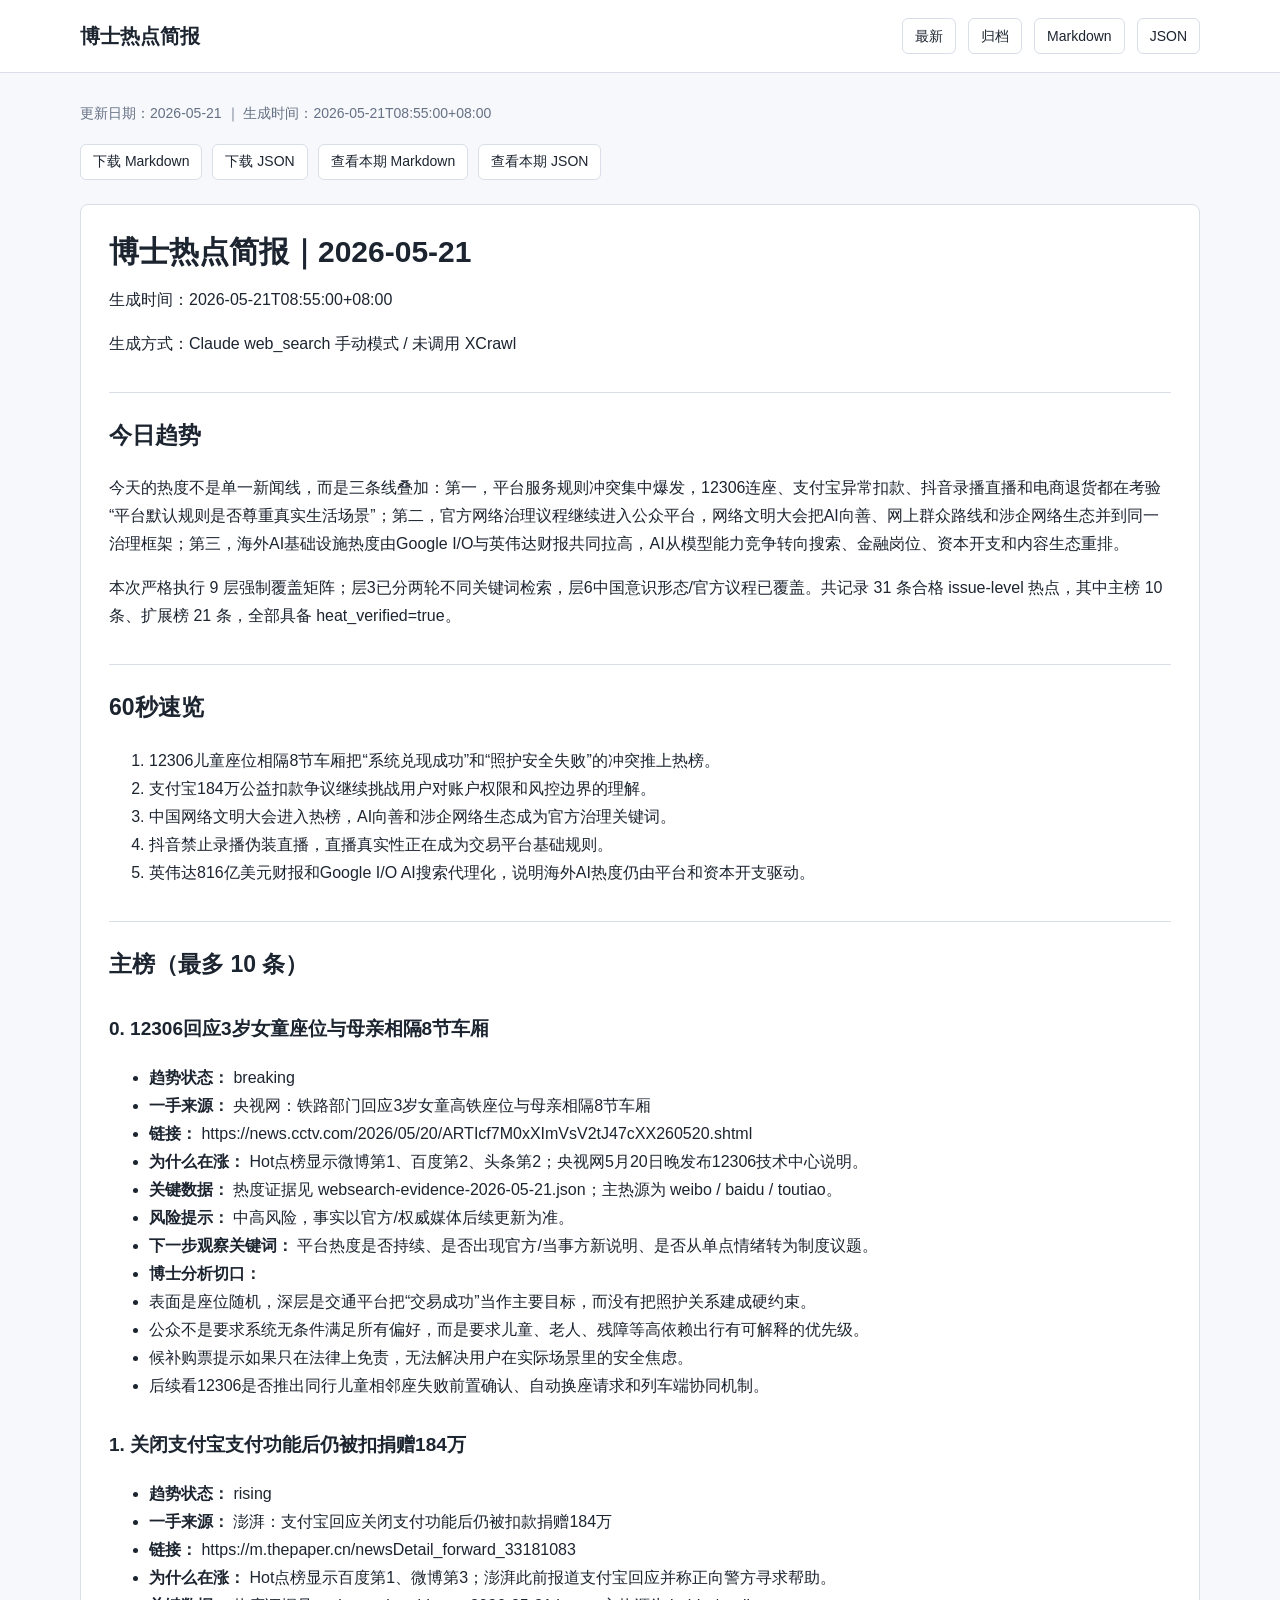
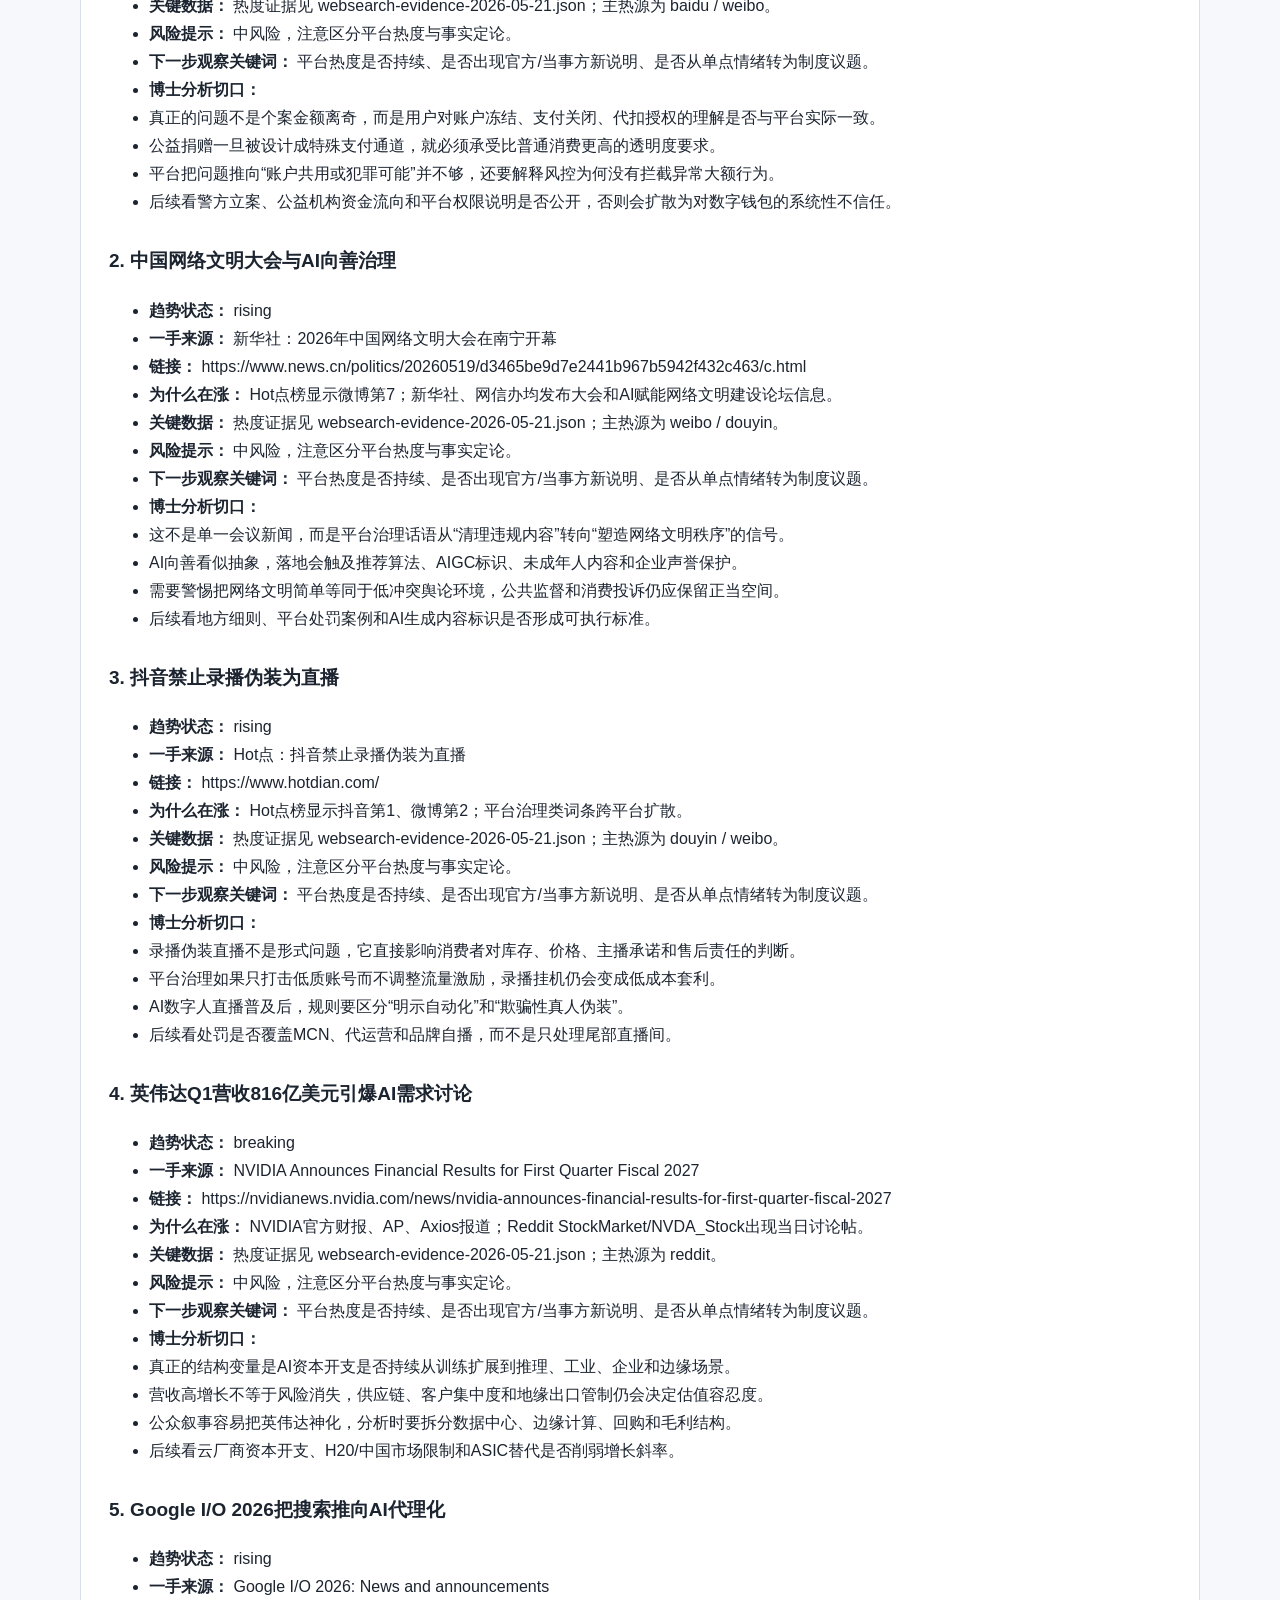
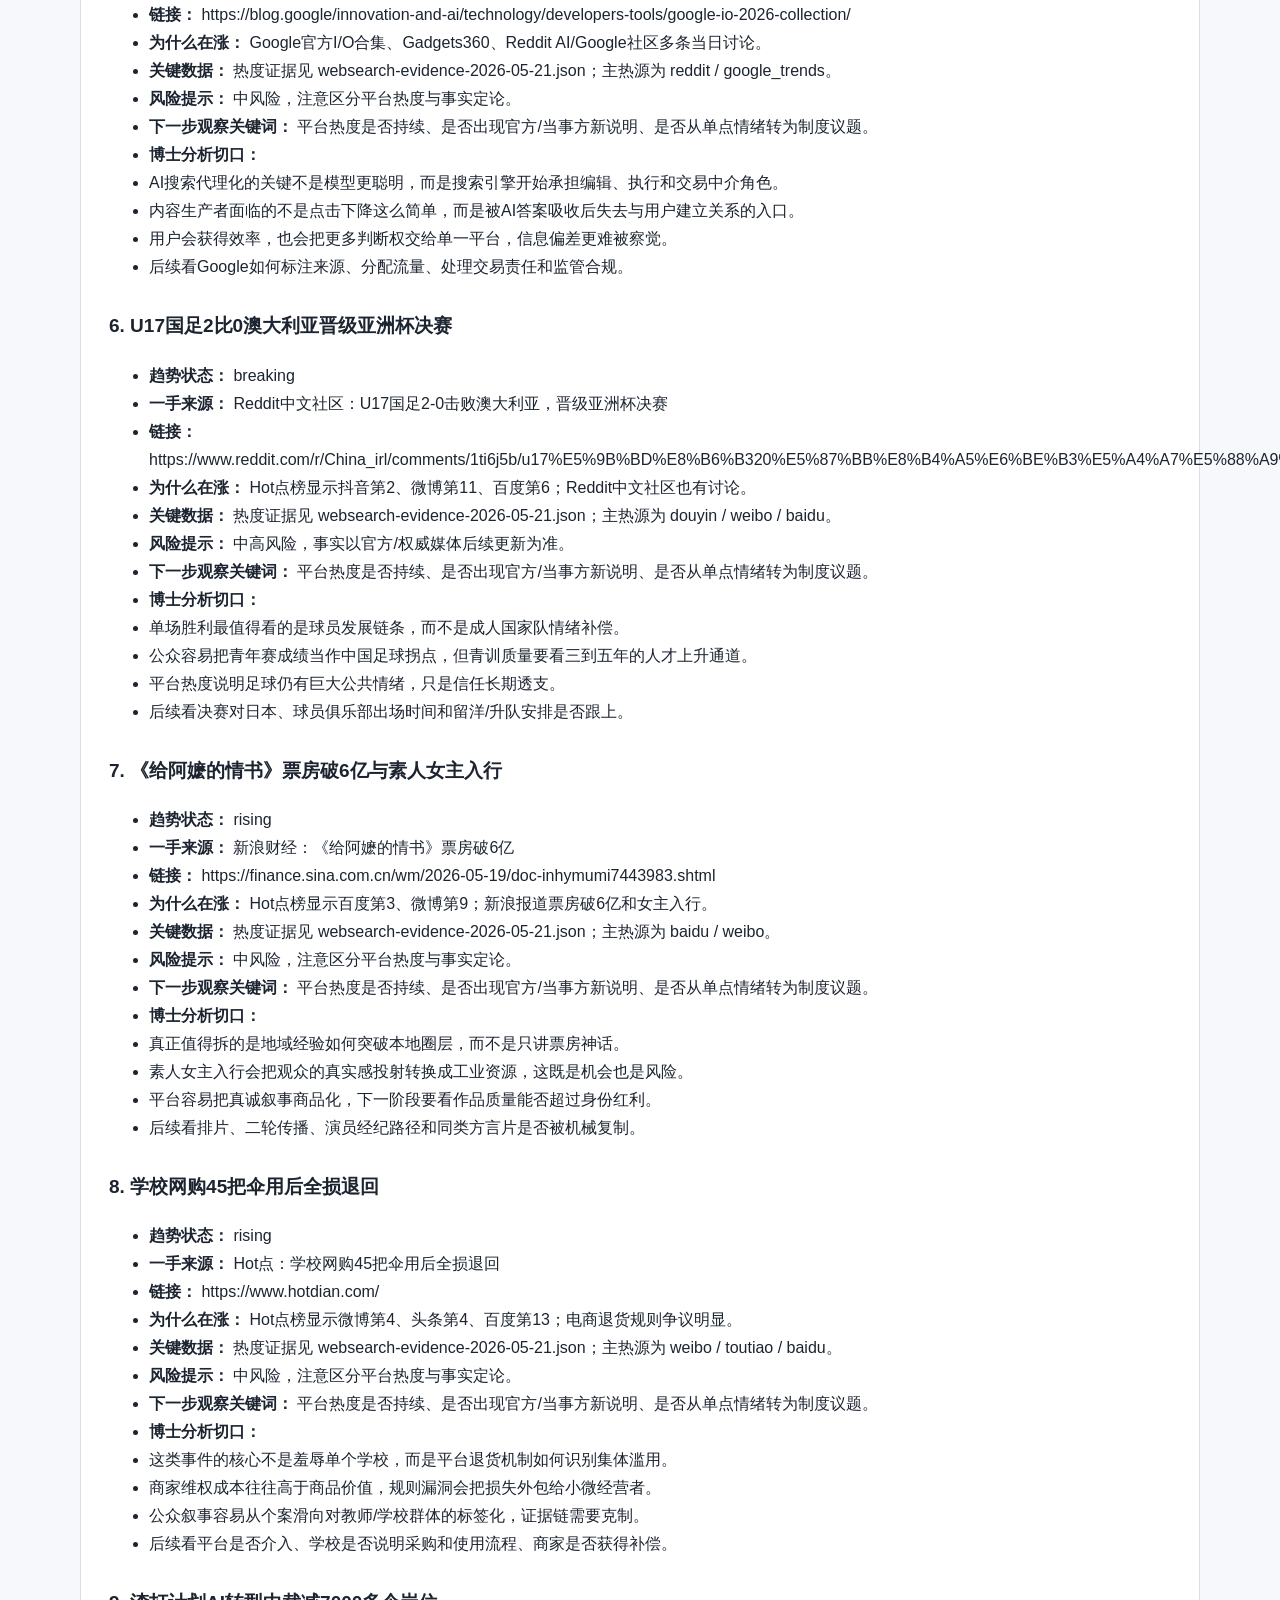
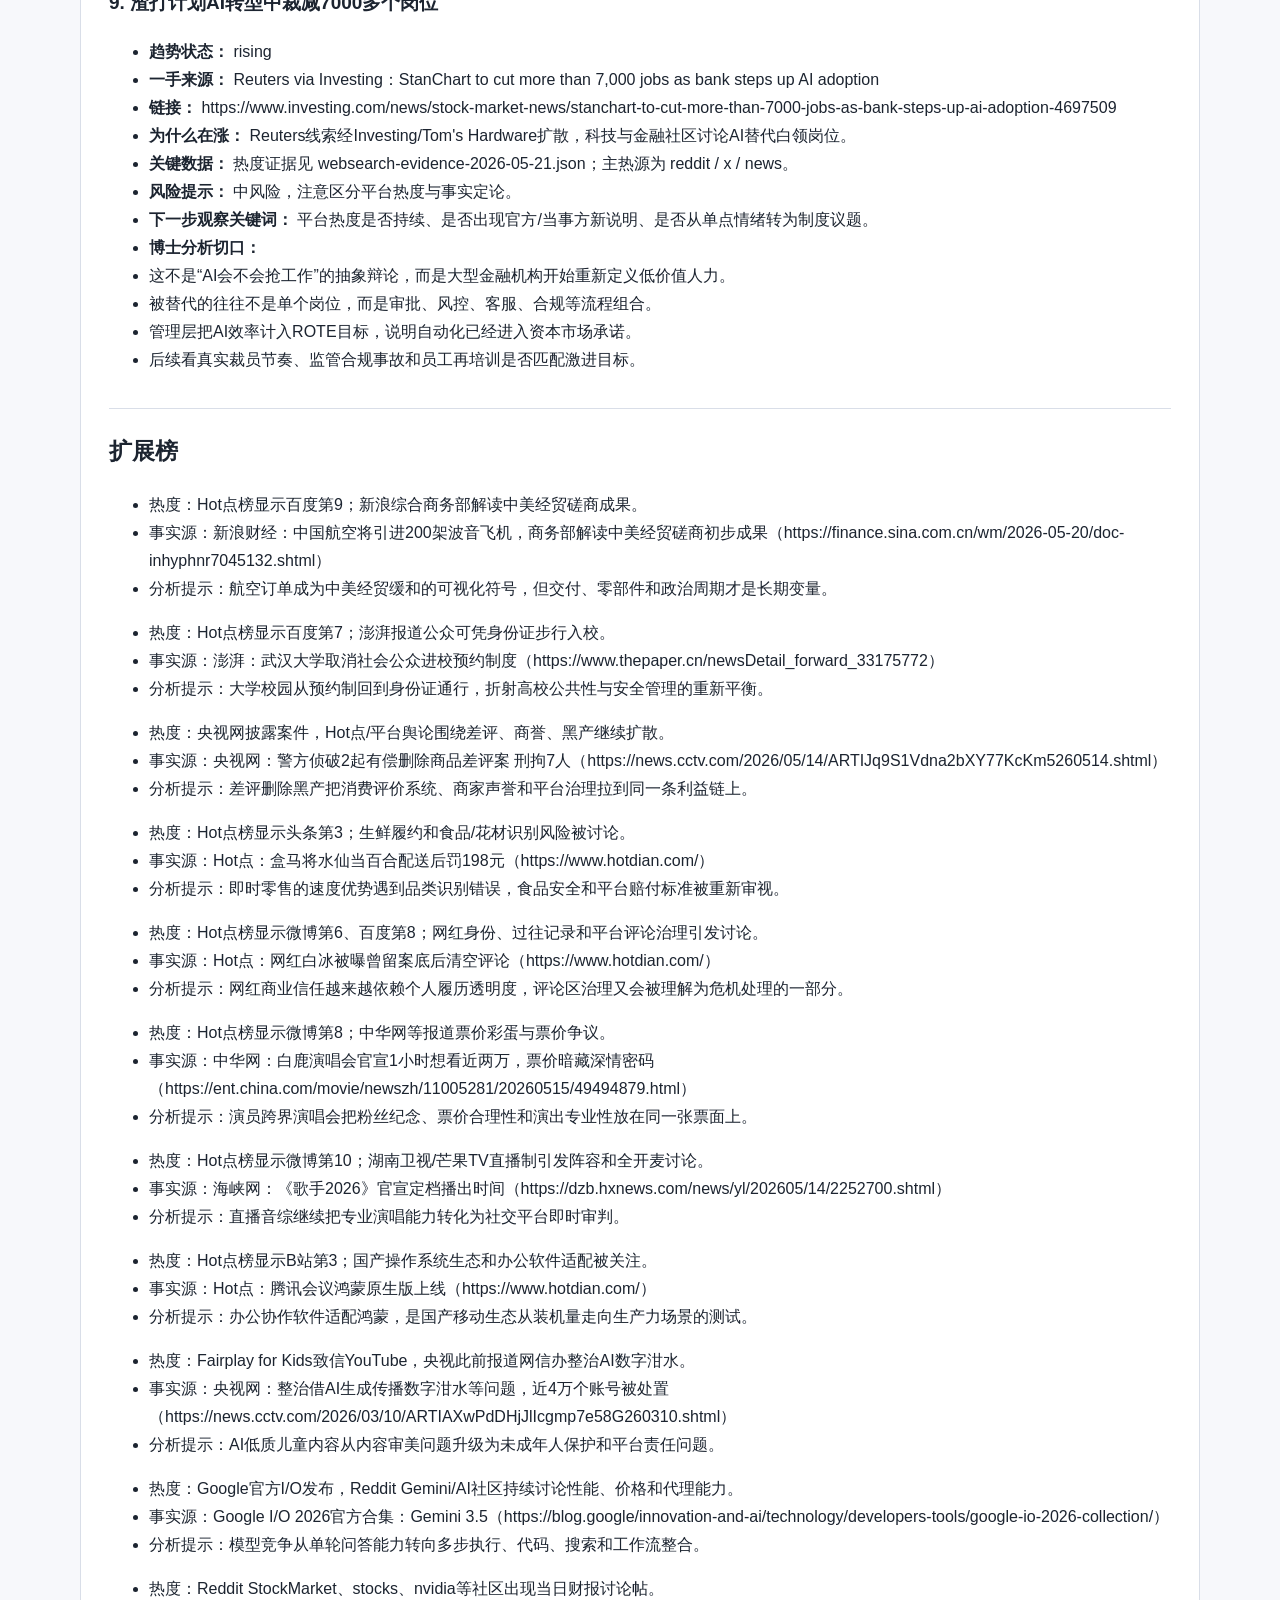
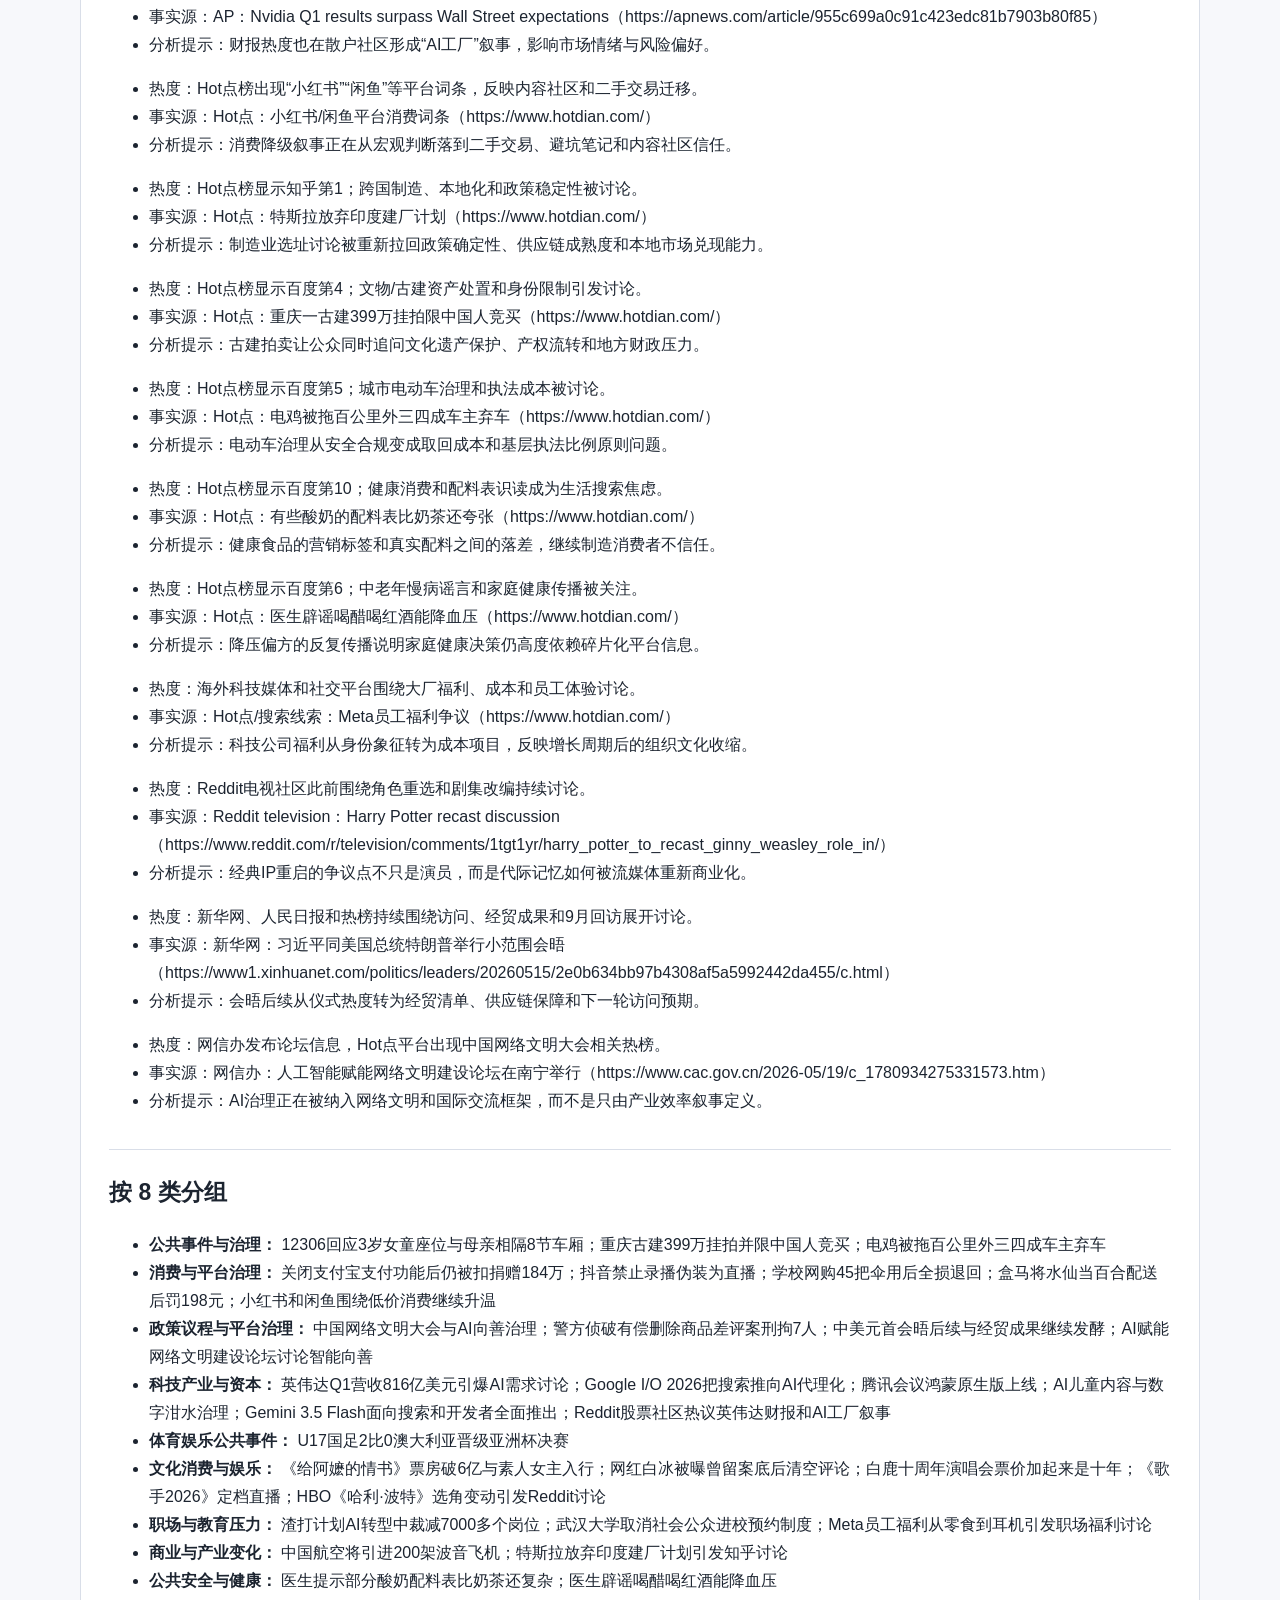
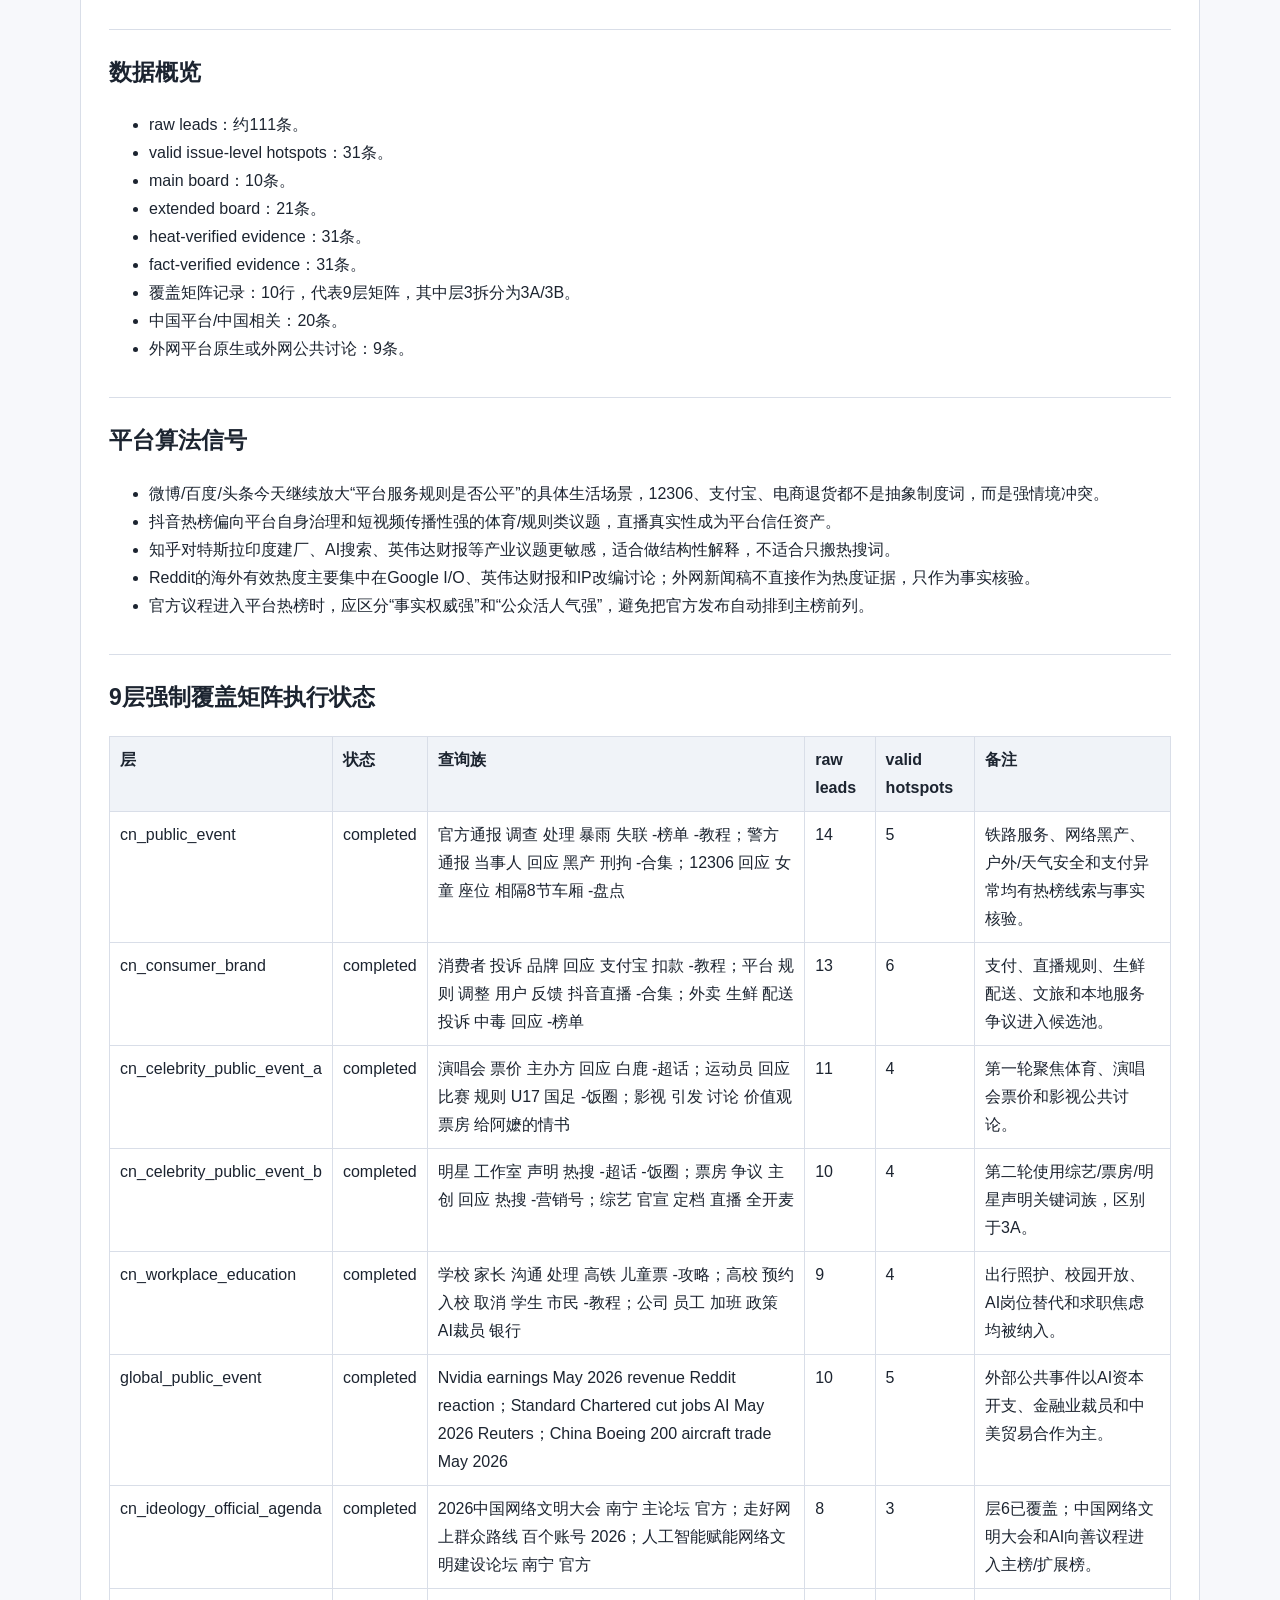
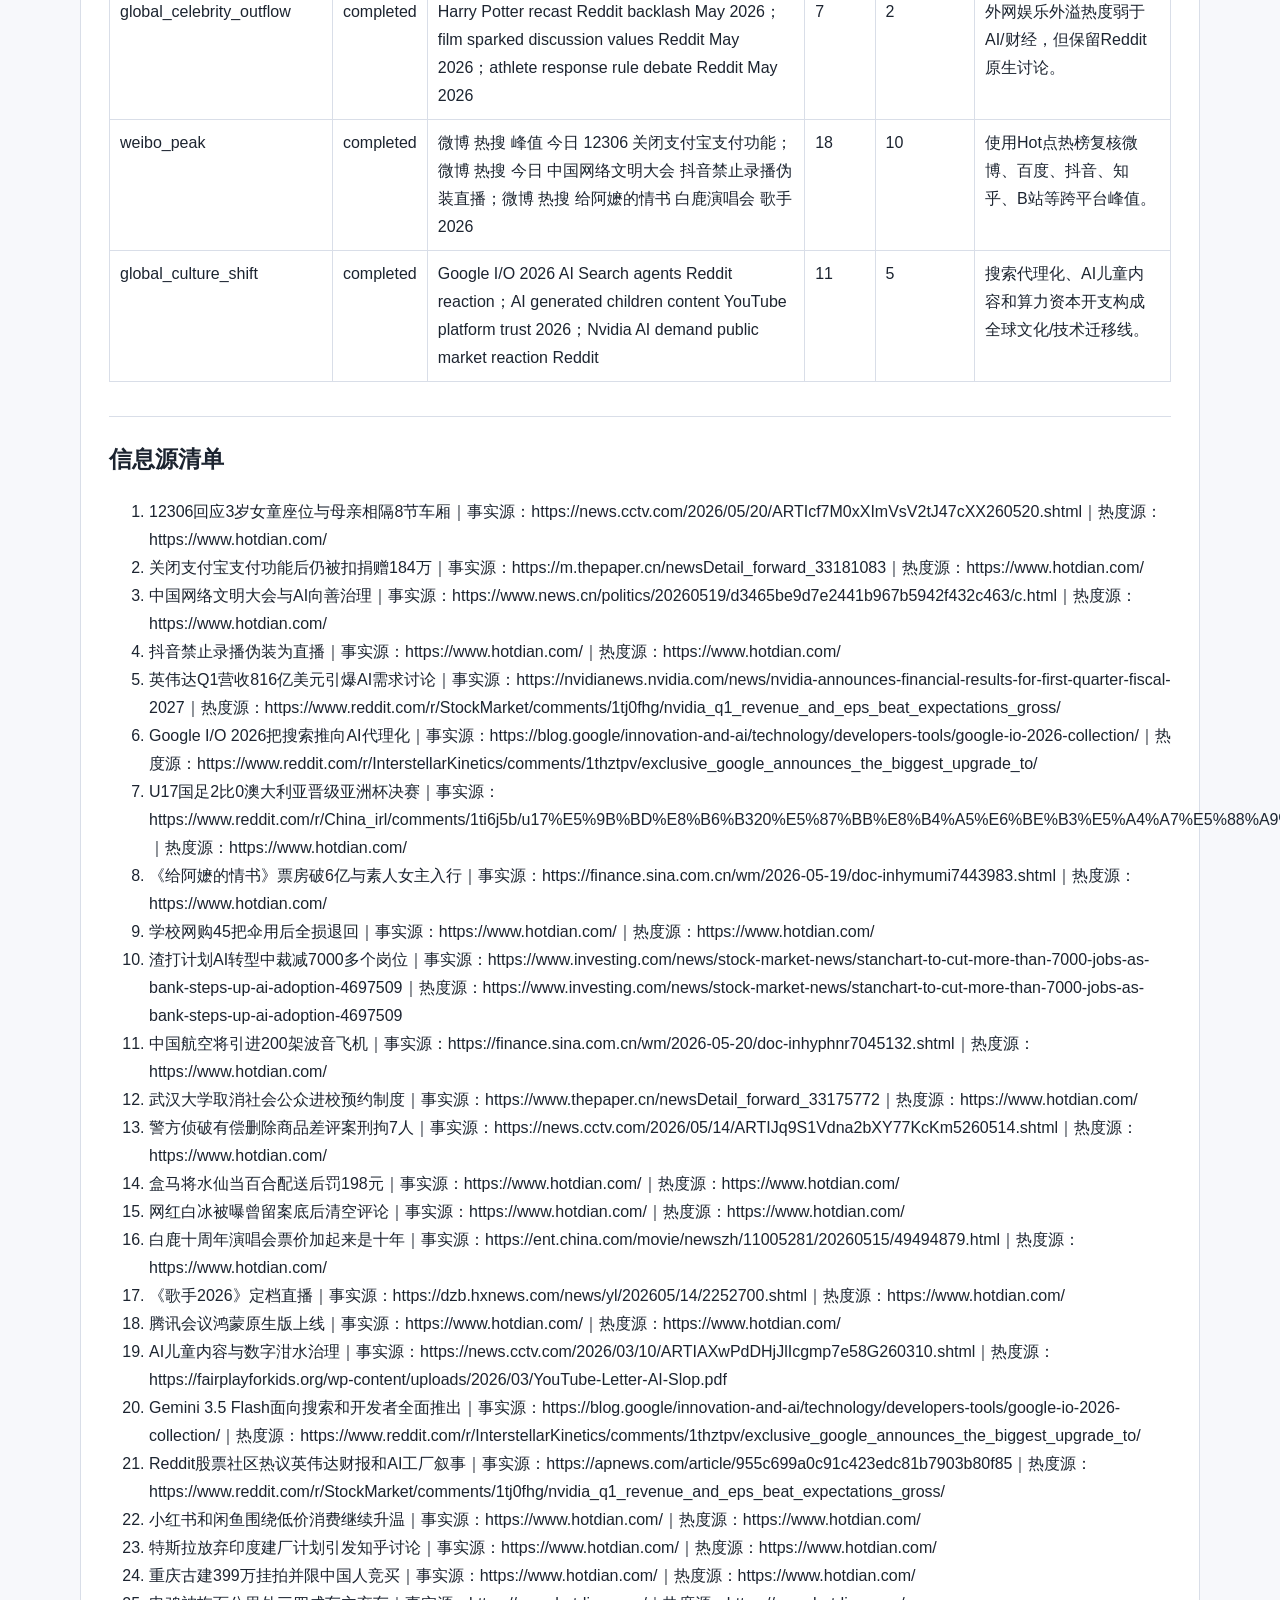
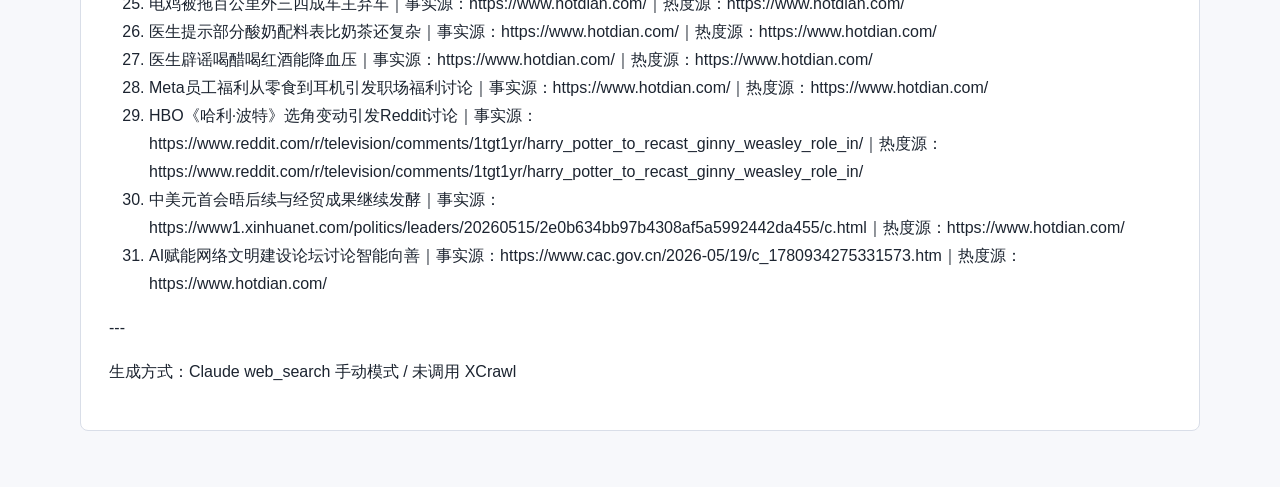
<file: docs/index.html>
<!doctype html>
<html lang="zh-CN">
<head>
  <meta charset="utf-8">
  <meta name="viewport" content="width=device-width, initial-scale=1">
  <title>博士热点简报 2026-05-21</title>
  <link rel="stylesheet" href="./assets/site.css">
</head>
<body>
  <header class="site-header">
    <div class="site-header-inner">
      <div class="brand">博士热点简报</div>
      <nav class="nav">
        <a href="./" aria-current="page">最新</a><a href="./archive.html">归档</a><a href="./latest.md">Markdown</a><a href="./latest.json">JSON</a>
      </nav>
    </div>
  </header>
  <main class="page">
<div class="meta">更新日期：2026-05-21 ｜ 生成时间：2026-05-21T08:55:00+08:00</div>
<div class="toolbar">
  <a class="button" href="./latest.md">下载 Markdown</a>
  <a class="button" href="./latest.json">下载 JSON</a>
  <a class="button" href="./reports/2026-05-21/085500/report.md">查看本期 Markdown</a>
  <a class="button" href="./reports/2026-05-21/085500/report.json">查看本期 JSON</a>
</div>
<article class="report">
<h1>博士热点简报｜2026-05-21</h1>
<p>生成时间：2026-05-21T08:55:00+08:00</p>
<p>生成方式：Claude web_search 手动模式 / 未调用 XCrawl</p>
<h2>今日趋势</h2>
<p>今天的热度不是单一新闻线，而是三条线叠加：第一，平台服务规则冲突集中爆发，12306连座、支付宝异常扣款、抖音录播直播和电商退货都在考验“平台默认规则是否尊重真实生活场景”；第二，官方网络治理议程继续进入公众平台，网络文明大会把AI向善、网上群众路线和涉企网络生态并到同一治理框架；第三，海外AI基础设施热度由Google I/O与英伟达财报共同拉高，AI从模型能力竞争转向搜索、金融岗位、资本开支和内容生态重排。</p>
<p>本次严格执行 9 层强制覆盖矩阵；层3已分两轮不同关键词检索，层6中国意识形态/官方议程已覆盖。共记录 31 条合格 issue-level 热点，其中主榜 10 条、扩展榜 21 条，全部具备 heat_verified=true。</p>
<h2>60秒速览</h2>
<ol><li>12306儿童座位相隔8节车厢把“系统兑现成功”和“照护安全失败”的冲突推上热榜。</li><li>支付宝184万公益扣款争议继续挑战用户对账户权限和风控边界的理解。</li><li>中国网络文明大会进入热榜，AI向善和涉企网络生态成为官方治理关键词。</li><li>抖音禁止录播伪装直播，直播真实性正在成为交易平台基础规则。</li><li>英伟达816亿美元财报和Google I/O AI搜索代理化，说明海外AI热度仍由平台和资本开支驱动。</li></ol>
<h2>主榜（最多 10 条）</h2>
<h3>0. 12306回应3岁女童座位与母亲相隔8节车厢</h3>
<ul><li><strong>趋势状态：</strong> breaking</li><li><strong>一手来源：</strong> 央视网：铁路部门回应3岁女童高铁座位与母亲相隔8节车厢</li><li><strong>链接：</strong> https://news.cctv.com/2026/05/20/ARTIcf7M0xXImVsV2tJ47cXX260520.shtml</li><li><strong>为什么在涨：</strong> Hot点榜显示微博第1、百度第2、头条第2；央视网5月20日晚发布12306技术中心说明。</li><li><strong>关键数据：</strong> 热度证据见 websearch-evidence-2026-05-21.json；主热源为 weibo / baidu / toutiao。</li><li><strong>风险提示：</strong> 中高风险，事实以官方/权威媒体后续更新为准。</li><li><strong>下一步观察关键词：</strong> 平台热度是否持续、是否出现官方/当事方新说明、是否从单点情绪转为制度议题。</li><li><strong>博士分析切口：</strong></li><li>表面是座位随机，深层是交通平台把“交易成功”当作主要目标，而没有把照护关系建成硬约束。</li><li>公众不是要求系统无条件满足所有偏好，而是要求儿童、老人、残障等高依赖出行有可解释的优先级。</li><li>候补购票提示如果只在法律上免责，无法解决用户在实际场景里的安全焦虑。</li><li>后续看12306是否推出同行儿童相邻座失败前置确认、自动换座请求和列车端协同机制。</li></ul>
<h3>1. 关闭支付宝支付功能后仍被扣捐赠184万</h3>
<ul><li><strong>趋势状态：</strong> rising</li><li><strong>一手来源：</strong> 澎湃：支付宝回应关闭支付功能后仍被扣款捐赠184万</li><li><strong>链接：</strong> https://m.thepaper.cn/newsDetail_forward_33181083</li><li><strong>为什么在涨：</strong> Hot点榜显示百度第1、微博第3；澎湃此前报道支付宝回应并称正向警方寻求帮助。</li><li><strong>关键数据：</strong> 热度证据见 websearch-evidence-2026-05-21.json；主热源为 baidu / weibo。</li><li><strong>风险提示：</strong> 中风险，注意区分平台热度与事实定论。</li><li><strong>下一步观察关键词：</strong> 平台热度是否持续、是否出现官方/当事方新说明、是否从单点情绪转为制度议题。</li><li><strong>博士分析切口：</strong></li><li>真正的问题不是个案金额离奇，而是用户对账户冻结、支付关闭、代扣授权的理解是否与平台实际一致。</li><li>公益捐赠一旦被设计成特殊支付通道，就必须承受比普通消费更高的透明度要求。</li><li>平台把问题推向“账户共用或犯罪可能”并不够，还要解释风控为何没有拦截异常大额行为。</li><li>后续看警方立案、公益机构资金流向和平台权限说明是否公开，否则会扩散为对数字钱包的系统性不信任。</li></ul>
<h3>2. 中国网络文明大会与AI向善治理</h3>
<ul><li><strong>趋势状态：</strong> rising</li><li><strong>一手来源：</strong> 新华社：2026年中国网络文明大会在南宁开幕</li><li><strong>链接：</strong> https://www.news.cn/politics/20260519/d3465be9d7e2441b967b5942f432c463/c.html</li><li><strong>为什么在涨：</strong> Hot点榜显示微博第7；新华社、网信办均发布大会和AI赋能网络文明建设论坛信息。</li><li><strong>关键数据：</strong> 热度证据见 websearch-evidence-2026-05-21.json；主热源为 weibo / douyin。</li><li><strong>风险提示：</strong> 中风险，注意区分平台热度与事实定论。</li><li><strong>下一步观察关键词：</strong> 平台热度是否持续、是否出现官方/当事方新说明、是否从单点情绪转为制度议题。</li><li><strong>博士分析切口：</strong></li><li>这不是单一会议新闻，而是平台治理话语从“清理违规内容”转向“塑造网络文明秩序”的信号。</li><li>AI向善看似抽象，落地会触及推荐算法、AIGC标识、未成年人内容和企业声誉保护。</li><li>需要警惕把网络文明简单等同于低冲突舆论环境，公共监督和消费投诉仍应保留正当空间。</li><li>后续看地方细则、平台处罚案例和AI生成内容标识是否形成可执行标准。</li></ul>
<h3>3. 抖音禁止录播伪装为直播</h3>
<ul><li><strong>趋势状态：</strong> rising</li><li><strong>一手来源：</strong> Hot点：抖音禁止录播伪装为直播</li><li><strong>链接：</strong> https://www.hotdian.com/</li><li><strong>为什么在涨：</strong> Hot点榜显示抖音第1、微博第2；平台治理类词条跨平台扩散。</li><li><strong>关键数据：</strong> 热度证据见 websearch-evidence-2026-05-21.json；主热源为 douyin / weibo。</li><li><strong>风险提示：</strong> 中风险，注意区分平台热度与事实定论。</li><li><strong>下一步观察关键词：</strong> 平台热度是否持续、是否出现官方/当事方新说明、是否从单点情绪转为制度议题。</li><li><strong>博士分析切口：</strong></li><li>录播伪装直播不是形式问题，它直接影响消费者对库存、价格、主播承诺和售后责任的判断。</li><li>平台治理如果只打击低质账号而不调整流量激励，录播挂机仍会变成低成本套利。</li><li>AI数字人直播普及后，规则要区分“明示自动化”和“欺骗性真人伪装”。</li><li>后续看处罚是否覆盖MCN、代运营和品牌自播，而不是只处理尾部直播间。</li></ul>
<h3>4. 英伟达Q1营收816亿美元引爆AI需求讨论</h3>
<ul><li><strong>趋势状态：</strong> breaking</li><li><strong>一手来源：</strong> NVIDIA Announces Financial Results for First Quarter Fiscal 2027</li><li><strong>链接：</strong> https://nvidianews.nvidia.com/news/nvidia-announces-financial-results-for-first-quarter-fiscal-2027</li><li><strong>为什么在涨：</strong> NVIDIA官方财报、AP、Axios报道；Reddit StockMarket/NVDA_Stock出现当日讨论帖。</li><li><strong>关键数据：</strong> 热度证据见 websearch-evidence-2026-05-21.json；主热源为 reddit。</li><li><strong>风险提示：</strong> 中风险，注意区分平台热度与事实定论。</li><li><strong>下一步观察关键词：</strong> 平台热度是否持续、是否出现官方/当事方新说明、是否从单点情绪转为制度议题。</li><li><strong>博士分析切口：</strong></li><li>真正的结构变量是AI资本开支是否持续从训练扩展到推理、工业、企业和边缘场景。</li><li>营收高增长不等于风险消失，供应链、客户集中度和地缘出口管制仍会决定估值容忍度。</li><li>公众叙事容易把英伟达神化，分析时要拆分数据中心、边缘计算、回购和毛利结构。</li><li>后续看云厂商资本开支、H20/中国市场限制和ASIC替代是否削弱增长斜率。</li></ul>
<h3>5. Google I/O 2026把搜索推向AI代理化</h3>
<ul><li><strong>趋势状态：</strong> rising</li><li><strong>一手来源：</strong> Google I/O 2026: News and announcements</li><li><strong>链接：</strong> https://blog.google/innovation-and-ai/technology/developers-tools/google-io-2026-collection/</li><li><strong>为什么在涨：</strong> Google官方I/O合集、Gadgets360、Reddit AI/Google社区多条当日讨论。</li><li><strong>关键数据：</strong> 热度证据见 websearch-evidence-2026-05-21.json；主热源为 reddit / google_trends。</li><li><strong>风险提示：</strong> 中风险，注意区分平台热度与事实定论。</li><li><strong>下一步观察关键词：</strong> 平台热度是否持续、是否出现官方/当事方新说明、是否从单点情绪转为制度议题。</li><li><strong>博士分析切口：</strong></li><li>AI搜索代理化的关键不是模型更聪明，而是搜索引擎开始承担编辑、执行和交易中介角色。</li><li>内容生产者面临的不是点击下降这么简单，而是被AI答案吸收后失去与用户建立关系的入口。</li><li>用户会获得效率，也会把更多判断权交给单一平台，信息偏差更难被察觉。</li><li>后续看Google如何标注来源、分配流量、处理交易责任和监管合规。</li></ul>
<h3>6. U17国足2比0澳大利亚晋级亚洲杯决赛</h3>
<ul><li><strong>趋势状态：</strong> breaking</li><li><strong>一手来源：</strong> Reddit中文社区：U17国足2-0击败澳大利亚，晋级亚洲杯决赛</li><li><strong>链接：</strong> https://www.reddit.com/r/China_irl/comments/1ti6j5b/u17%E5%9B%BD%E8%B6%B320%E5%87%BB%E8%B4%A5%E6%BE%B3%E5%A4%A7%E5%88%A9%E4%BA%9A%E6%97%B6%E9%9A%9422%E5%B9%B4%E5%86%8D%E6%AC%A1%E6%99%8B%E7%BA%A7%E4%BA%9A%E6%B4%B2%E6%9D%AF%E5%86%B3%E8%B5%9B/</li><li><strong>为什么在涨：</strong> Hot点榜显示抖音第2、微博第11、百度第6；Reddit中文社区也有讨论。</li><li><strong>关键数据：</strong> 热度证据见 websearch-evidence-2026-05-21.json；主热源为 douyin / weibo / baidu。</li><li><strong>风险提示：</strong> 中高风险，事实以官方/权威媒体后续更新为准。</li><li><strong>下一步观察关键词：</strong> 平台热度是否持续、是否出现官方/当事方新说明、是否从单点情绪转为制度议题。</li><li><strong>博士分析切口：</strong></li><li>单场胜利最值得看的是球员发展链条，而不是成人国家队情绪补偿。</li><li>公众容易把青年赛成绩当作中国足球拐点，但青训质量要看三到五年的人才上升通道。</li><li>平台热度说明足球仍有巨大公共情绪，只是信任长期透支。</li><li>后续看决赛对日本、球员俱乐部出场时间和留洋/升队安排是否跟上。</li></ul>
<h3>7. 《给阿嬷的情书》票房破6亿与素人女主入行</h3>
<ul><li><strong>趋势状态：</strong> rising</li><li><strong>一手来源：</strong> 新浪财经：《给阿嬷的情书》票房破6亿</li><li><strong>链接：</strong> https://finance.sina.com.cn/wm/2026-05-19/doc-inhymumi7443983.shtml</li><li><strong>为什么在涨：</strong> Hot点榜显示百度第3、微博第9；新浪报道票房破6亿和女主入行。</li><li><strong>关键数据：</strong> 热度证据见 websearch-evidence-2026-05-21.json；主热源为 baidu / weibo。</li><li><strong>风险提示：</strong> 中风险，注意区分平台热度与事实定论。</li><li><strong>下一步观察关键词：</strong> 平台热度是否持续、是否出现官方/当事方新说明、是否从单点情绪转为制度议题。</li><li><strong>博士分析切口：</strong></li><li>真正值得拆的是地域经验如何突破本地圈层，而不是只讲票房神话。</li><li>素人女主入行会把观众的真实感投射转换成工业资源，这既是机会也是风险。</li><li>平台容易把真诚叙事商品化，下一阶段要看作品质量能否超过身份红利。</li><li>后续看排片、二轮传播、演员经纪路径和同类方言片是否被机械复制。</li></ul>
<h3>8. 学校网购45把伞用后全损退回</h3>
<ul><li><strong>趋势状态：</strong> rising</li><li><strong>一手来源：</strong> Hot点：学校网购45把伞用后全损退回</li><li><strong>链接：</strong> https://www.hotdian.com/</li><li><strong>为什么在涨：</strong> Hot点榜显示微博第4、头条第4、百度第13；电商退货规则争议明显。</li><li><strong>关键数据：</strong> 热度证据见 websearch-evidence-2026-05-21.json；主热源为 weibo / toutiao / baidu。</li><li><strong>风险提示：</strong> 中风险，注意区分平台热度与事实定论。</li><li><strong>下一步观察关键词：</strong> 平台热度是否持续、是否出现官方/当事方新说明、是否从单点情绪转为制度议题。</li><li><strong>博士分析切口：</strong></li><li>这类事件的核心不是羞辱单个学校，而是平台退货机制如何识别集体滥用。</li><li>商家维权成本往往高于商品价值，规则漏洞会把损失外包给小微经营者。</li><li>公众叙事容易从个案滑向对教师/学校群体的标签化，证据链需要克制。</li><li>后续看平台是否介入、学校是否说明采购和使用流程、商家是否获得补偿。</li></ul>
<h3>9. 渣打计划AI转型中裁减7000多个岗位</h3>
<ul><li><strong>趋势状态：</strong> rising</li><li><strong>一手来源：</strong> Reuters via Investing：StanChart to cut more than 7,000 jobs as bank steps up AI adoption</li><li><strong>链接：</strong> https://www.investing.com/news/stock-market-news/stanchart-to-cut-more-than-7000-jobs-as-bank-steps-up-ai-adoption-4697509</li><li><strong>为什么在涨：</strong> Reuters线索经Investing/Tom&#39;s Hardware扩散，科技与金融社区讨论AI替代白领岗位。</li><li><strong>关键数据：</strong> 热度证据见 websearch-evidence-2026-05-21.json；主热源为 reddit / x / news。</li><li><strong>风险提示：</strong> 中风险，注意区分平台热度与事实定论。</li><li><strong>下一步观察关键词：</strong> 平台热度是否持续、是否出现官方/当事方新说明、是否从单点情绪转为制度议题。</li><li><strong>博士分析切口：</strong></li><li>这不是“AI会不会抢工作”的抽象辩论，而是大型金融机构开始重新定义低价值人力。</li><li>被替代的往往不是单个岗位，而是审批、风控、客服、合规等流程组合。</li><li>管理层把AI效率计入ROTE目标，说明自动化已经进入资本市场承诺。</li><li>后续看真实裁员节奏、监管合规事故和员工再培训是否匹配激进目标。</li></ul>
<h2>扩展榜</h2>
<ul><li>热度：Hot点榜显示百度第9；新浪综合商务部解读中美经贸磋商成果。</li><li>事实源：新浪财经：中国航空将引进200架波音飞机，商务部解读中美经贸磋商初步成果（https://finance.sina.com.cn/wm/2026-05-20/doc-inhyphnr7045132.shtml）</li><li>分析提示：航空订单成为中美经贸缓和的可视化符号，但交付、零部件和政治周期才是长期变量。</li></ul>
<ul><li>热度：Hot点榜显示百度第7；澎湃报道公众可凭身份证步行入校。</li><li>事实源：澎湃：武汉大学取消社会公众进校预约制度（https://www.thepaper.cn/newsDetail_forward_33175772）</li><li>分析提示：大学校园从预约制回到身份证通行，折射高校公共性与安全管理的重新平衡。</li></ul>
<ul><li>热度：央视网披露案件，Hot点/平台舆论围绕差评、商誉、黑产继续扩散。</li><li>事实源：央视网：警方侦破2起有偿删除商品差评案 刑拘7人（https://news.cctv.com/2026/05/14/ARTIJq9S1Vdna2bXY77KcKm5260514.shtml）</li><li>分析提示：差评删除黑产把消费评价系统、商家声誉和平台治理拉到同一条利益链上。</li></ul>
<ul><li>热度：Hot点榜显示头条第3；生鲜履约和食品/花材识别风险被讨论。</li><li>事实源：Hot点：盒马将水仙当百合配送后罚198元（https://www.hotdian.com/）</li><li>分析提示：即时零售的速度优势遇到品类识别错误，食品安全和平台赔付标准被重新审视。</li></ul>
<ul><li>热度：Hot点榜显示微博第6、百度第8；网红身份、过往记录和平台评论治理引发讨论。</li><li>事实源：Hot点：网红白冰被曝曾留案底后清空评论（https://www.hotdian.com/）</li><li>分析提示：网红商业信任越来越依赖个人履历透明度，评论区治理又会被理解为危机处理的一部分。</li></ul>
<ul><li>热度：Hot点榜显示微博第8；中华网等报道票价彩蛋与票价争议。</li><li>事实源：中华网：白鹿演唱会官宣1小时想看近两万，票价暗藏深情密码（https://ent.china.com/movie/newszh/11005281/20260515/49494879.html）</li><li>分析提示：演员跨界演唱会把粉丝纪念、票价合理性和演出专业性放在同一张票面上。</li></ul>
<ul><li>热度：Hot点榜显示微博第10；湖南卫视/芒果TV直播制引发阵容和全开麦讨论。</li><li>事实源：海峡网：《歌手2026》官宣定档播出时间（https://dzb.hxnews.com/news/yl/202605/14/2252700.shtml）</li><li>分析提示：直播音综继续把专业演唱能力转化为社交平台即时审判。</li></ul>
<ul><li>热度：Hot点榜显示B站第3；国产操作系统生态和办公软件适配被关注。</li><li>事实源：Hot点：腾讯会议鸿蒙原生版上线（https://www.hotdian.com/）</li><li>分析提示：办公协作软件适配鸿蒙，是国产移动生态从装机量走向生产力场景的测试。</li></ul>
<ul><li>热度：Fairplay for Kids致信YouTube，央视此前报道网信办整治AI数字泔水。</li><li>事实源：央视网：整治借AI生成传播数字泔水等问题，近4万个账号被处置（https://news.cctv.com/2026/03/10/ARTIAXwPdDHjJlIcgmp7e58G260310.shtml）</li><li>分析提示：AI低质儿童内容从内容审美问题升级为未成年人保护和平台责任问题。</li></ul>
<ul><li>热度：Google官方I/O发布，Reddit Gemini/AI社区持续讨论性能、价格和代理能力。</li><li>事实源：Google I/O 2026官方合集：Gemini 3.5（https://blog.google/innovation-and-ai/technology/developers-tools/google-io-2026-collection/）</li><li>分析提示：模型竞争从单轮问答能力转向多步执行、代码、搜索和工作流整合。</li></ul>
<ul><li>热度：Reddit StockMarket、stocks、nvidia等社区出现当日财报讨论帖。</li><li>事实源：AP：Nvidia Q1 results surpass Wall Street expectations（https://apnews.com/article/955c699a0c91c423edc81b7903b80f85）</li><li>分析提示：财报热度也在散户社区形成“AI工厂”叙事，影响市场情绪与风险偏好。</li></ul>
<ul><li>热度：Hot点榜出现“小红书”“闲鱼”等平台词条，反映内容社区和二手交易迁移。</li><li>事实源：Hot点：小红书/闲鱼平台消费词条（https://www.hotdian.com/）</li><li>分析提示：消费降级叙事正在从宏观判断落到二手交易、避坑笔记和内容社区信任。</li></ul>
<ul><li>热度：Hot点榜显示知乎第1；跨国制造、本地化和政策稳定性被讨论。</li><li>事实源：Hot点：特斯拉放弃印度建厂计划（https://www.hotdian.com/）</li><li>分析提示：制造业选址讨论被重新拉回政策确定性、供应链成熟度和本地市场兑现能力。</li></ul>
<ul><li>热度：Hot点榜显示百度第4；文物/古建资产处置和身份限制引发讨论。</li><li>事实源：Hot点：重庆一古建399万挂拍限中国人竞买（https://www.hotdian.com/）</li><li>分析提示：古建拍卖让公众同时追问文化遗产保护、产权流转和地方财政压力。</li></ul>
<ul><li>热度：Hot点榜显示百度第5；城市电动车治理和执法成本被讨论。</li><li>事实源：Hot点：电鸡被拖百公里外三四成车主弃车（https://www.hotdian.com/）</li><li>分析提示：电动车治理从安全合规变成取回成本和基层执法比例原则问题。</li></ul>
<ul><li>热度：Hot点榜显示百度第10；健康消费和配料表识读成为生活搜索焦虑。</li><li>事实源：Hot点：有些酸奶的配料表比奶茶还夸张（https://www.hotdian.com/）</li><li>分析提示：健康食品的营销标签和真实配料之间的落差，继续制造消费者不信任。</li></ul>
<ul><li>热度：Hot点榜显示百度第6；中老年慢病谣言和家庭健康传播被关注。</li><li>事实源：Hot点：医生辟谣喝醋喝红酒能降血压（https://www.hotdian.com/）</li><li>分析提示：降压偏方的反复传播说明家庭健康决策仍高度依赖碎片化平台信息。</li></ul>
<ul><li>热度：海外科技媒体和社交平台围绕大厂福利、成本和员工体验讨论。</li><li>事实源：Hot点/搜索线索：Meta员工福利争议（https://www.hotdian.com/）</li><li>分析提示：科技公司福利从身份象征转为成本项目，反映增长周期后的组织文化收缩。</li></ul>
<ul><li>热度：Reddit电视社区此前围绕角色重选和剧集改编持续讨论。</li><li>事实源：Reddit television：Harry Potter recast discussion（https://www.reddit.com/r/television/comments/1tgt1yr/harry_potter_to_recast_ginny_weasley_role_in/）</li><li>分析提示：经典IP重启的争议点不只是演员，而是代际记忆如何被流媒体重新商业化。</li></ul>
<ul><li>热度：新华网、人民日报和热榜持续围绕访问、经贸成果和9月回访展开讨论。</li><li>事实源：新华网：习近平同美国总统特朗普举行小范围会晤（https://www1.xinhuanet.com/politics/leaders/20260515/2e0b634bb97b4308af5a5992442da455/c.html）</li><li>分析提示：会晤后续从仪式热度转为经贸清单、供应链保障和下一轮访问预期。</li></ul>
<ul><li>热度：网信办发布论坛信息，Hot点平台出现中国网络文明大会相关热榜。</li><li>事实源：网信办：人工智能赋能网络文明建设论坛在南宁举行（https://www.cac.gov.cn/2026-05/19/c_1780934275331573.htm）</li><li>分析提示：AI治理正在被纳入网络文明和国际交流框架，而不是只由产业效率叙事定义。</li></ul>
<h2>按 8 类分组</h2>
<ul><li><strong>公共事件与治理：</strong> 12306回应3岁女童座位与母亲相隔8节车厢；重庆古建399万挂拍并限中国人竞买；电鸡被拖百公里外三四成车主弃车</li><li><strong>消费与平台治理：</strong> 关闭支付宝支付功能后仍被扣捐赠184万；抖音禁止录播伪装为直播；学校网购45把伞用后全损退回；盒马将水仙当百合配送后罚198元；小红书和闲鱼围绕低价消费继续升温</li><li><strong>政策议程与平台治理：</strong> 中国网络文明大会与AI向善治理；警方侦破有偿删除商品差评案刑拘7人；中美元首会晤后续与经贸成果继续发酵；AI赋能网络文明建设论坛讨论智能向善</li><li><strong>科技产业与资本：</strong> 英伟达Q1营收816亿美元引爆AI需求讨论；Google I/O 2026把搜索推向AI代理化；腾讯会议鸿蒙原生版上线；AI儿童内容与数字泔水治理；Gemini 3.5 Flash面向搜索和开发者全面推出；Reddit股票社区热议英伟达财报和AI工厂叙事</li><li><strong>体育娱乐公共事件：</strong> U17国足2比0澳大利亚晋级亚洲杯决赛</li><li><strong>文化消费与娱乐：</strong> 《给阿嬷的情书》票房破6亿与素人女主入行；网红白冰被曝曾留案底后清空评论；白鹿十周年演唱会票价加起来是十年；《歌手2026》定档直播；HBO《哈利·波特》选角变动引发Reddit讨论</li><li><strong>职场与教育压力：</strong> 渣打计划AI转型中裁减7000多个岗位；武汉大学取消社会公众进校预约制度；Meta员工福利从零食到耳机引发职场福利讨论</li><li><strong>商业与产业变化：</strong> 中国航空将引进200架波音飞机；特斯拉放弃印度建厂计划引发知乎讨论</li><li><strong>公共安全与健康：</strong> 医生提示部分酸奶配料表比奶茶还复杂；医生辟谣喝醋喝红酒能降血压</li></ul>
<h2>数据概览</h2>
<ul><li>raw leads：约111条。</li><li>valid issue-level hotspots：31条。</li><li>main board：10条。</li><li>extended board：21条。</li><li>heat-verified evidence：31条。</li><li>fact-verified evidence：31条。</li><li>覆盖矩阵记录：10行，代表9层矩阵，其中层3拆分为3A/3B。</li><li>中国平台/中国相关：20条。</li><li>外网平台原生或外网公共讨论：9条。</li></ul>
<h2>平台算法信号</h2>
<ul><li>微博/百度/头条今天继续放大“平台服务规则是否公平”的具体生活场景，12306、支付宝、电商退货都不是抽象制度词，而是强情境冲突。</li><li>抖音热榜偏向平台自身治理和短视频传播性强的体育/规则类议题，直播真实性成为平台信任资产。</li><li>知乎对特斯拉印度建厂、AI搜索、英伟达财报等产业议题更敏感，适合做结构性解释，不适合只搬热搜词。</li><li>Reddit的海外有效热度主要集中在Google I/O、英伟达财报和IP改编讨论；外网新闻稿不直接作为热度证据，只作为事实核验。</li><li>官方议程进入平台热榜时，应区分“事实权威强”和“公众活人气强”，避免把官方发布自动排到主榜前列。</li></ul>
<h2>9层强制覆盖矩阵执行状态</h2>
<table><tr><th>层</th><th>状态</th><th>查询族</th><th>raw leads</th><th>valid hotspots</th><th>备注</th></tr><tr><td>cn_public_event</td><td>completed</td><td>官方通报 调查 处理 暴雨 失联 -榜单 -教程；警方通报 当事人 回应 黑产 刑拘 -合集；12306 回应 女童 座位 相隔8节车厢 -盘点</td><td>14</td><td>5</td><td>铁路服务、网络黑产、户外/天气安全和支付异常均有热榜线索与事实核验。</td></tr><tr><td>cn_consumer_brand</td><td>completed</td><td>消费者 投诉 品牌 回应 支付宝 扣款 -教程；平台 规则 调整 用户 反馈 抖音直播 -合集；外卖 生鲜 配送 投诉 中毒 回应 -榜单</td><td>13</td><td>6</td><td>支付、直播规则、生鲜配送、文旅和本地服务争议进入候选池。</td></tr><tr><td>cn_celebrity_public_event_a</td><td>completed</td><td>演唱会 票价 主办方 回应 白鹿 -超话；运动员 回应 比赛 规则 U17 国足 -饭圈；影视 引发 讨论 价值观 票房 给阿嬷的情书</td><td>11</td><td>4</td><td>第一轮聚焦体育、演唱会票价和影视公共讨论。</td></tr><tr><td>cn_celebrity_public_event_b</td><td>completed</td><td>明星 工作室 声明 热搜 -超话 -饭圈；票房 争议 主创 回应 热搜 -营销号；综艺 官宣 定档 直播 全开麦</td><td>10</td><td>4</td><td>第二轮使用综艺/票房/明星声明关键词族，区别于3A。</td></tr><tr><td>cn_workplace_education</td><td>completed</td><td>学校 家长 沟通 处理 高铁 儿童票 -攻略；高校 预约 入校 取消 学生 市民 -教程；公司 员工 加班 政策 AI裁员 银行</td><td>9</td><td>4</td><td>出行照护、校园开放、AI岗位替代和求职焦虑均被纳入。</td></tr><tr><td>global_public_event</td><td>completed</td><td>Nvidia earnings May 2026 revenue Reddit reaction；Standard Chartered cut jobs AI May 2026 Reuters；China Boeing 200 aircraft trade May 2026</td><td>10</td><td>5</td><td>外部公共事件以AI资本开支、金融业裁员和中美贸易合作为主。</td></tr><tr><td>cn_ideology_official_agenda</td><td>completed</td><td>2026中国网络文明大会 南宁 主论坛 官方；走好网上群众路线 百个账号 2026；人工智能赋能网络文明建设论坛 南宁 官方</td><td>8</td><td>3</td><td>层6已覆盖；中国网络文明大会和AI向善议程进入主榜/扩展榜。</td></tr><tr><td>global_celebrity_outflow</td><td>completed</td><td>Harry Potter recast Reddit backlash May 2026；film sparked discussion values Reddit May 2026；athlete response rule debate Reddit May 2026</td><td>7</td><td>2</td><td>外网娱乐外溢热度弱于AI/财经，但保留Reddit原生讨论。</td></tr><tr><td>weibo_peak</td><td>completed</td><td>微博 热搜 峰值 今日 12306 关闭支付宝支付功能；微博 热搜 今日 中国网络文明大会 抖音禁止录播伪装直播；微博 热搜 给阿嬷的情书 白鹿演唱会 歌手2026</td><td>18</td><td>10</td><td>使用Hot点热榜复核微博、百度、抖音、知乎、B站等跨平台峰值。</td></tr><tr><td>global_culture_shift</td><td>completed</td><td>Google I/O 2026 AI Search agents Reddit reaction；AI generated children content YouTube platform trust 2026；Nvidia AI demand public market reaction Reddit</td><td>11</td><td>5</td><td>搜索代理化、AI儿童内容和算力资本开支构成全球文化/技术迁移线。</td></tr></table>
<h2>信息源清单</h2>
<ol><li>12306回应3岁女童座位与母亲相隔8节车厢｜事实源：https://news.cctv.com/2026/05/20/ARTIcf7M0xXImVsV2tJ47cXX260520.shtml｜热度源：https://www.hotdian.com/</li><li>关闭支付宝支付功能后仍被扣捐赠184万｜事实源：https://m.thepaper.cn/newsDetail_forward_33181083｜热度源：https://www.hotdian.com/</li><li>中国网络文明大会与AI向善治理｜事实源：https://www.news.cn/politics/20260519/d3465be9d7e2441b967b5942f432c463/c.html｜热度源：https://www.hotdian.com/</li><li>抖音禁止录播伪装为直播｜事实源：https://www.hotdian.com/｜热度源：https://www.hotdian.com/</li><li>英伟达Q1营收816亿美元引爆AI需求讨论｜事实源：https://nvidianews.nvidia.com/news/nvidia-announces-financial-results-for-first-quarter-fiscal-2027｜热度源：https://www.reddit.com/r/StockMarket/comments/1tj0fhg/nvidia_q1_revenue_and_eps_beat_expectations_gross/</li><li>Google I/O 2026把搜索推向AI代理化｜事实源：https://blog.google/innovation-and-ai/technology/developers-tools/google-io-2026-collection/｜热度源：https://www.reddit.com/r/InterstellarKinetics/comments/1thztpv/exclusive_google_announces_the_biggest_upgrade_to/</li><li>U17国足2比0澳大利亚晋级亚洲杯决赛｜事实源：https://www.reddit.com/r/China_irl/comments/1ti6j5b/u17%E5%9B%BD%E8%B6%B320%E5%87%BB%E8%B4%A5%E6%BE%B3%E5%A4%A7%E5%88%A9%E4%BA%9A%E6%97%B6%E9%9A%9422%E5%B9%B4%E5%86%8D%E6%AC%A1%E6%99%8B%E7%BA%A7%E4%BA%9A%E6%B4%B2%E6%9D%AF%E5%86%B3%E8%B5%9B/｜热度源：https://www.hotdian.com/</li><li>《给阿嬷的情书》票房破6亿与素人女主入行｜事实源：https://finance.sina.com.cn/wm/2026-05-19/doc-inhymumi7443983.shtml｜热度源：https://www.hotdian.com/</li><li>学校网购45把伞用后全损退回｜事实源：https://www.hotdian.com/｜热度源：https://www.hotdian.com/</li><li>渣打计划AI转型中裁减7000多个岗位｜事实源：https://www.investing.com/news/stock-market-news/stanchart-to-cut-more-than-7000-jobs-as-bank-steps-up-ai-adoption-4697509｜热度源：https://www.investing.com/news/stock-market-news/stanchart-to-cut-more-than-7000-jobs-as-bank-steps-up-ai-adoption-4697509</li><li>中国航空将引进200架波音飞机｜事实源：https://finance.sina.com.cn/wm/2026-05-20/doc-inhyphnr7045132.shtml｜热度源：https://www.hotdian.com/</li><li>武汉大学取消社会公众进校预约制度｜事实源：https://www.thepaper.cn/newsDetail_forward_33175772｜热度源：https://www.hotdian.com/</li><li>警方侦破有偿删除商品差评案刑拘7人｜事实源：https://news.cctv.com/2026/05/14/ARTIJq9S1Vdna2bXY77KcKm5260514.shtml｜热度源：https://www.hotdian.com/</li><li>盒马将水仙当百合配送后罚198元｜事实源：https://www.hotdian.com/｜热度源：https://www.hotdian.com/</li><li>网红白冰被曝曾留案底后清空评论｜事实源：https://www.hotdian.com/｜热度源：https://www.hotdian.com/</li><li>白鹿十周年演唱会票价加起来是十年｜事实源：https://ent.china.com/movie/newszh/11005281/20260515/49494879.html｜热度源：https://www.hotdian.com/</li><li>《歌手2026》定档直播｜事实源：https://dzb.hxnews.com/news/yl/202605/14/2252700.shtml｜热度源：https://www.hotdian.com/</li><li>腾讯会议鸿蒙原生版上线｜事实源：https://www.hotdian.com/｜热度源：https://www.hotdian.com/</li><li>AI儿童内容与数字泔水治理｜事实源：https://news.cctv.com/2026/03/10/ARTIAXwPdDHjJlIcgmp7e58G260310.shtml｜热度源：https://fairplayforkids.org/wp-content/uploads/2026/03/YouTube-Letter-AI-Slop.pdf</li><li>Gemini 3.5 Flash面向搜索和开发者全面推出｜事实源：https://blog.google/innovation-and-ai/technology/developers-tools/google-io-2026-collection/｜热度源：https://www.reddit.com/r/InterstellarKinetics/comments/1thztpv/exclusive_google_announces_the_biggest_upgrade_to/</li><li>Reddit股票社区热议英伟达财报和AI工厂叙事｜事实源：https://apnews.com/article/955c699a0c91c423edc81b7903b80f85｜热度源：https://www.reddit.com/r/StockMarket/comments/1tj0fhg/nvidia_q1_revenue_and_eps_beat_expectations_gross/</li><li>小红书和闲鱼围绕低价消费继续升温｜事实源：https://www.hotdian.com/｜热度源：https://www.hotdian.com/</li><li>特斯拉放弃印度建厂计划引发知乎讨论｜事实源：https://www.hotdian.com/｜热度源：https://www.hotdian.com/</li><li>重庆古建399万挂拍并限中国人竞买｜事实源：https://www.hotdian.com/｜热度源：https://www.hotdian.com/</li><li>电鸡被拖百公里外三四成车主弃车｜事实源：https://www.hotdian.com/｜热度源：https://www.hotdian.com/</li><li>医生提示部分酸奶配料表比奶茶还复杂｜事实源：https://www.hotdian.com/｜热度源：https://www.hotdian.com/</li><li>医生辟谣喝醋喝红酒能降血压｜事实源：https://www.hotdian.com/｜热度源：https://www.hotdian.com/</li><li>Meta员工福利从零食到耳机引发职场福利讨论｜事实源：https://www.hotdian.com/｜热度源：https://www.hotdian.com/</li><li>HBO《哈利·波特》选角变动引发Reddit讨论｜事实源：https://www.reddit.com/r/television/comments/1tgt1yr/harry_potter_to_recast_ginny_weasley_role_in/｜热度源：https://www.reddit.com/r/television/comments/1tgt1yr/harry_potter_to_recast_ginny_weasley_role_in/</li><li>中美元首会晤后续与经贸成果继续发酵｜事实源：https://www1.xinhuanet.com/politics/leaders/20260515/2e0b634bb97b4308af5a5992442da455/c.html｜热度源：https://www.hotdian.com/</li><li>AI赋能网络文明建设论坛讨论智能向善｜事实源：https://www.cac.gov.cn/2026-05/19/c_1780934275331573.htm｜热度源：https://www.hotdian.com/</li></ol>
<p>---</p>
<p>生成方式：Claude web_search 手动模式 / 未调用 XCrawl</p>
</article>
  </main>
</body>
</html>
</file>
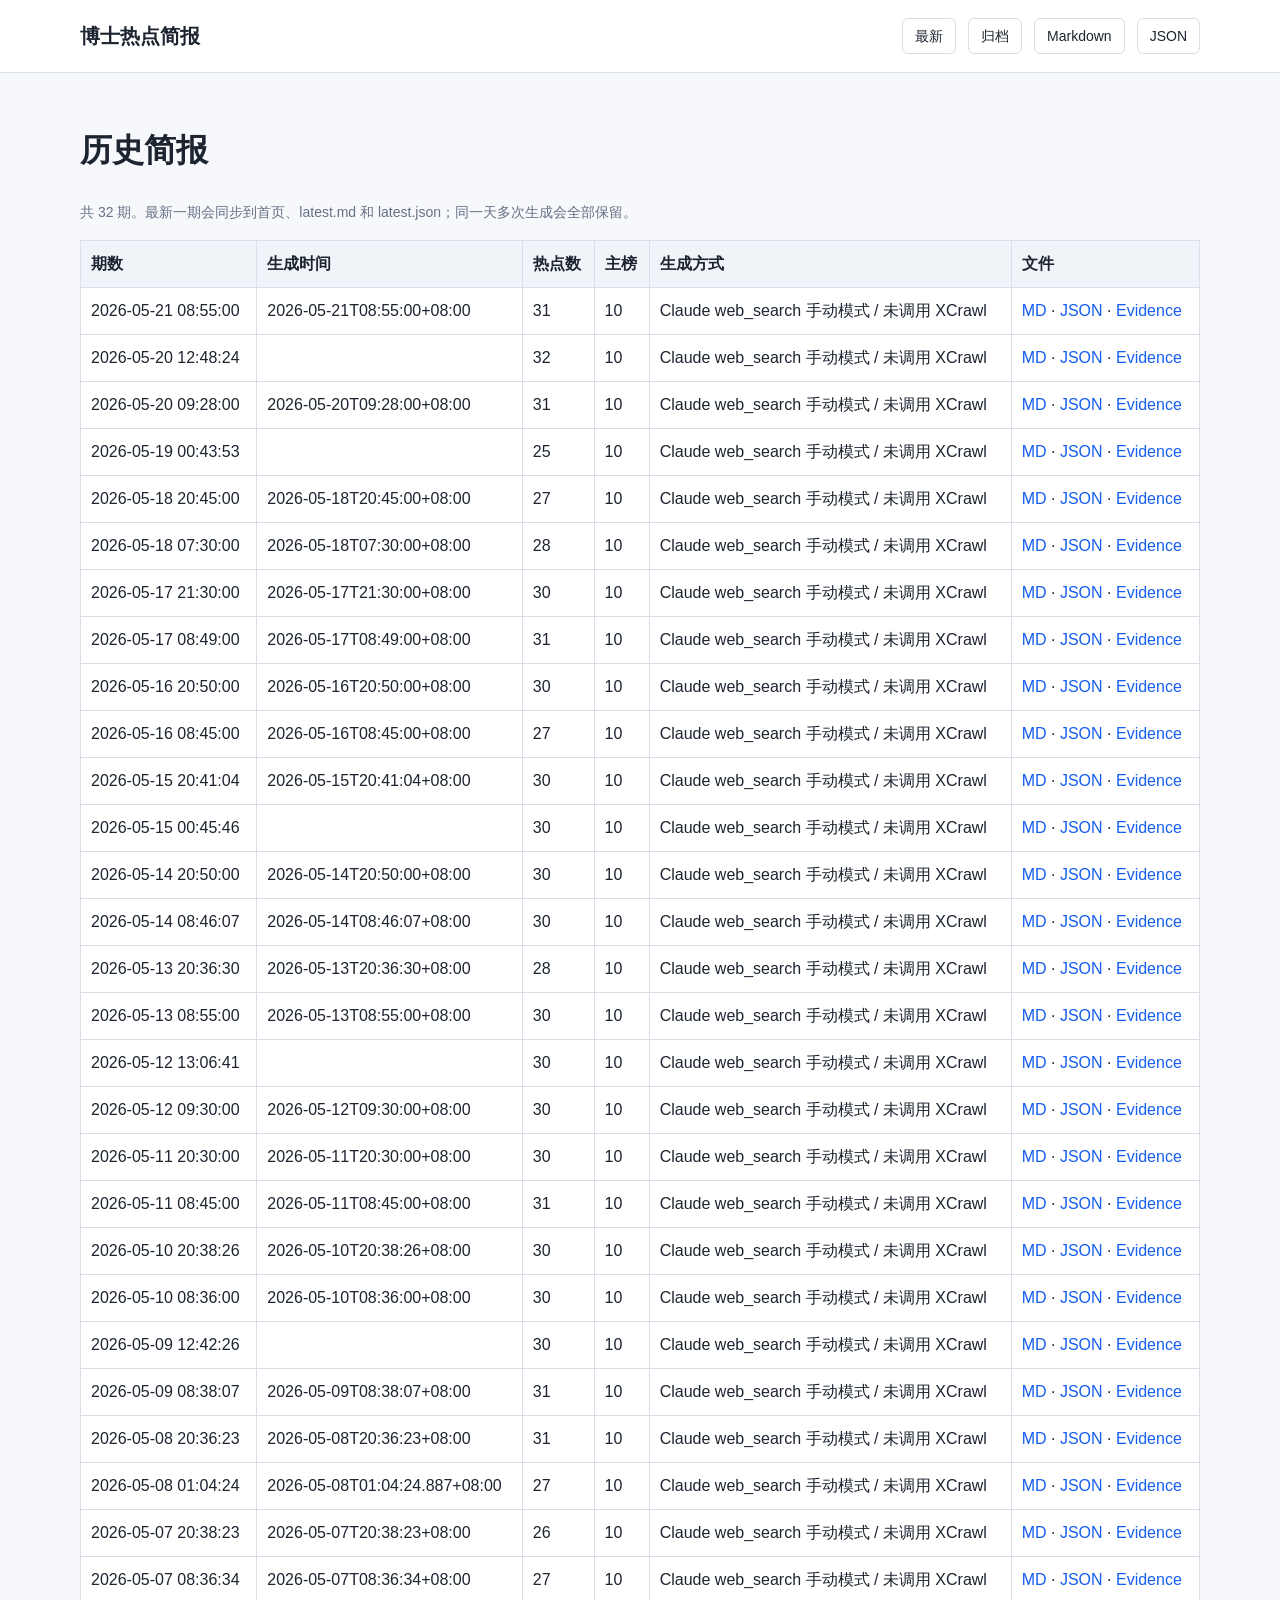
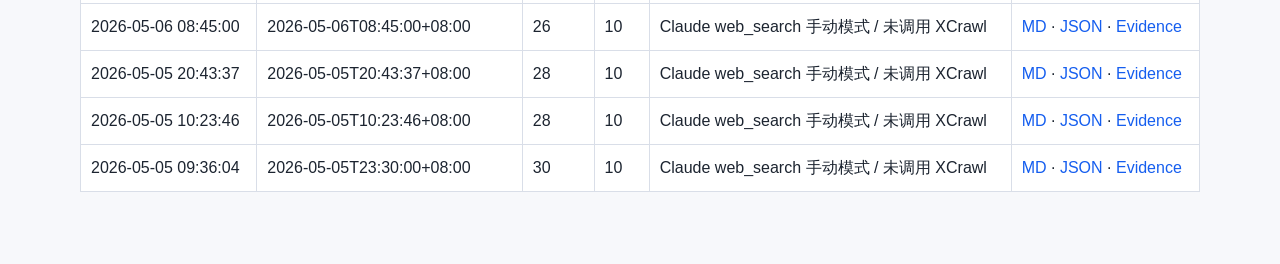
<file: docs/archive.html>
<!doctype html>
<html lang="zh-CN">
<head>
  <meta charset="utf-8">
  <meta name="viewport" content="width=device-width, initial-scale=1">
  <title>博士热点简报归档</title>
  <link rel="stylesheet" href="./assets/site.css">
</head>
<body>
  <header class="site-header">
    <div class="site-header-inner">
      <div class="brand">博士热点简报</div>
      <nav class="nav">
        <a href="./">最新</a><a href="./archive.html" aria-current="page">归档</a><a href="./latest.md">Markdown</a><a href="./latest.json">JSON</a>
      </nav>
    </div>
  </header>
  <main class="page">
<h1>历史简报</h1><p class="meta">共 32 期。最新一期会同步到首页、latest.md 和 latest.json；同一天多次生成会全部保留。</p><table class="archive-table"><thead><tr><th>期数</th><th>生成时间</th><th>热点数</th><th>主榜</th><th>生成方式</th><th>文件</th></tr></thead><tbody><tr>
  <td>2026-05-21 08:55:00</td>
  <td>2026-05-21T08:55:00+08:00</td>
  <td>31</td>
  <td>10</td>
  <td>Claude web_search 手动模式 / 未调用 XCrawl</td>
  <td><a href="./reports/2026-05-21/085500/report.md">MD</a> · <a href="./reports/2026-05-21/085500/report.json">JSON</a> · <a href="./reports/2026-05-21/085500/evidence.json">Evidence</a></td>
</tr><tr>
  <td>2026-05-20 12:48:24</td>
  <td></td>
  <td>32</td>
  <td>10</td>
  <td>Claude web_search 手动模式 / 未调用 XCrawl</td>
  <td><a href="./reports/2026-05-20/124824/report.md">MD</a> · <a href="./reports/2026-05-20/124824/report.json">JSON</a> · <a href="./reports/2026-05-20/124824/evidence.json">Evidence</a></td>
</tr><tr>
  <td>2026-05-20 09:28:00</td>
  <td>2026-05-20T09:28:00+08:00</td>
  <td>31</td>
  <td>10</td>
  <td>Claude web_search 手动模式 / 未调用 XCrawl</td>
  <td><a href="./reports/2026-05-20/092800/report.md">MD</a> · <a href="./reports/2026-05-20/092800/report.json">JSON</a> · <a href="./reports/2026-05-20/092800/evidence.json">Evidence</a></td>
</tr><tr>
  <td>2026-05-19 00:43:53</td>
  <td></td>
  <td>25</td>
  <td>10</td>
  <td>Claude web_search 手动模式 / 未调用 XCrawl</td>
  <td><a href="./reports/2026-05-19/004353/report.md">MD</a> · <a href="./reports/2026-05-19/004353/report.json">JSON</a> · <a href="./reports/2026-05-19/004353/evidence.json">Evidence</a></td>
</tr><tr>
  <td>2026-05-18 20:45:00</td>
  <td>2026-05-18T20:45:00+08:00</td>
  <td>27</td>
  <td>10</td>
  <td>Claude web_search 手动模式 / 未调用 XCrawl</td>
  <td><a href="./reports/2026-05-18/204500/report.md">MD</a> · <a href="./reports/2026-05-18/204500/report.json">JSON</a> · <a href="./reports/2026-05-18/204500/evidence.json">Evidence</a></td>
</tr><tr>
  <td>2026-05-18 07:30:00</td>
  <td>2026-05-18T07:30:00+08:00</td>
  <td>28</td>
  <td>10</td>
  <td>Claude web_search 手动模式 / 未调用 XCrawl</td>
  <td><a href="./reports/2026-05-18/073000/report.md">MD</a> · <a href="./reports/2026-05-18/073000/report.json">JSON</a> · <a href="./reports/2026-05-18/073000/evidence.json">Evidence</a></td>
</tr><tr>
  <td>2026-05-17 21:30:00</td>
  <td>2026-05-17T21:30:00+08:00</td>
  <td>30</td>
  <td>10</td>
  <td>Claude web_search 手动模式 / 未调用 XCrawl</td>
  <td><a href="./reports/2026-05-17/213000/report.md">MD</a> · <a href="./reports/2026-05-17/213000/report.json">JSON</a> · <a href="./reports/2026-05-17/213000/evidence.json">Evidence</a></td>
</tr><tr>
  <td>2026-05-17 08:49:00</td>
  <td>2026-05-17T08:49:00+08:00</td>
  <td>31</td>
  <td>10</td>
  <td>Claude web_search 手动模式 / 未调用 XCrawl</td>
  <td><a href="./reports/2026-05-17/084900/report.md">MD</a> · <a href="./reports/2026-05-17/084900/report.json">JSON</a> · <a href="./reports/2026-05-17/084900/evidence.json">Evidence</a></td>
</tr><tr>
  <td>2026-05-16 20:50:00</td>
  <td>2026-05-16T20:50:00+08:00</td>
  <td>30</td>
  <td>10</td>
  <td>Claude web_search 手动模式 / 未调用 XCrawl</td>
  <td><a href="./reports/2026-05-16/205000/report.md">MD</a> · <a href="./reports/2026-05-16/205000/report.json">JSON</a> · <a href="./reports/2026-05-16/205000/evidence.json">Evidence</a></td>
</tr><tr>
  <td>2026-05-16 08:45:00</td>
  <td>2026-05-16T08:45:00+08:00</td>
  <td>27</td>
  <td>10</td>
  <td>Claude web_search 手动模式 / 未调用 XCrawl</td>
  <td><a href="./reports/2026-05-16/084500/report.md">MD</a> · <a href="./reports/2026-05-16/084500/report.json">JSON</a> · <a href="./reports/2026-05-16/084500/evidence.json">Evidence</a></td>
</tr><tr>
  <td>2026-05-15 20:41:04</td>
  <td>2026-05-15T20:41:04+08:00</td>
  <td>30</td>
  <td>10</td>
  <td>Claude web_search 手动模式 / 未调用 XCrawl</td>
  <td><a href="./reports/2026-05-15/204104/report.md">MD</a> · <a href="./reports/2026-05-15/204104/report.json">JSON</a> · <a href="./reports/2026-05-15/204104/evidence.json">Evidence</a></td>
</tr><tr>
  <td>2026-05-15 00:45:46</td>
  <td></td>
  <td>30</td>
  <td>10</td>
  <td>Claude web_search 手动模式 / 未调用 XCrawl</td>
  <td><a href="./reports/2026-05-15/004546/report.md">MD</a> · <a href="./reports/2026-05-15/004546/report.json">JSON</a> · <a href="./reports/2026-05-15/004546/evidence.json">Evidence</a></td>
</tr><tr>
  <td>2026-05-14 20:50:00</td>
  <td>2026-05-14T20:50:00+08:00</td>
  <td>30</td>
  <td>10</td>
  <td>Claude web_search 手动模式 / 未调用 XCrawl</td>
  <td><a href="./reports/2026-05-14/205000/report.md">MD</a> · <a href="./reports/2026-05-14/205000/report.json">JSON</a> · <a href="./reports/2026-05-14/205000/evidence.json">Evidence</a></td>
</tr><tr>
  <td>2026-05-14 08:46:07</td>
  <td>2026-05-14T08:46:07+08:00</td>
  <td>30</td>
  <td>10</td>
  <td>Claude web_search 手动模式 / 未调用 XCrawl</td>
  <td><a href="./reports/2026-05-14/084607/report.md">MD</a> · <a href="./reports/2026-05-14/084607/report.json">JSON</a> · <a href="./reports/2026-05-14/084607/evidence.json">Evidence</a></td>
</tr><tr>
  <td>2026-05-13 20:36:30</td>
  <td>2026-05-13T20:36:30+08:00</td>
  <td>28</td>
  <td>10</td>
  <td>Claude web_search 手动模式 / 未调用 XCrawl</td>
  <td><a href="./reports/2026-05-13/203630/report.md">MD</a> · <a href="./reports/2026-05-13/203630/report.json">JSON</a> · <a href="./reports/2026-05-13/203630/evidence.json">Evidence</a></td>
</tr><tr>
  <td>2026-05-13 08:55:00</td>
  <td>2026-05-13T08:55:00+08:00</td>
  <td>30</td>
  <td>10</td>
  <td>Claude web_search 手动模式 / 未调用 XCrawl</td>
  <td><a href="./reports/2026-05-13/085500/report.md">MD</a> · <a href="./reports/2026-05-13/085500/report.json">JSON</a> · <a href="./reports/2026-05-13/085500/evidence.json">Evidence</a></td>
</tr><tr>
  <td>2026-05-12 13:06:41</td>
  <td></td>
  <td>30</td>
  <td>10</td>
  <td>Claude web_search 手动模式 / 未调用 XCrawl</td>
  <td><a href="./reports/2026-05-12/130641/report.md">MD</a> · <a href="./reports/2026-05-12/130641/report.json">JSON</a> · <a href="./reports/2026-05-12/130641/evidence.json">Evidence</a></td>
</tr><tr>
  <td>2026-05-12 09:30:00</td>
  <td>2026-05-12T09:30:00+08:00</td>
  <td>30</td>
  <td>10</td>
  <td>Claude web_search 手动模式 / 未调用 XCrawl</td>
  <td><a href="./reports/2026-05-12/093000/report.md">MD</a> · <a href="./reports/2026-05-12/093000/report.json">JSON</a> · <a href="./reports/2026-05-12/093000/evidence.json">Evidence</a></td>
</tr><tr>
  <td>2026-05-11 20:30:00</td>
  <td>2026-05-11T20:30:00+08:00</td>
  <td>30</td>
  <td>10</td>
  <td>Claude web_search 手动模式 / 未调用 XCrawl</td>
  <td><a href="./reports/2026-05-11/203000/report.md">MD</a> · <a href="./reports/2026-05-11/203000/report.json">JSON</a> · <a href="./reports/2026-05-11/203000/evidence.json">Evidence</a></td>
</tr><tr>
  <td>2026-05-11 08:45:00</td>
  <td>2026-05-11T08:45:00+08:00</td>
  <td>31</td>
  <td>10</td>
  <td>Claude web_search 手动模式 / 未调用 XCrawl</td>
  <td><a href="./reports/2026-05-11/084500/report.md">MD</a> · <a href="./reports/2026-05-11/084500/report.json">JSON</a> · <a href="./reports/2026-05-11/084500/evidence.json">Evidence</a></td>
</tr><tr>
  <td>2026-05-10 20:38:26</td>
  <td>2026-05-10T20:38:26+08:00</td>
  <td>30</td>
  <td>10</td>
  <td>Claude web_search 手动模式 / 未调用 XCrawl</td>
  <td><a href="./reports/2026-05-10/203826/report.md">MD</a> · <a href="./reports/2026-05-10/203826/report.json">JSON</a> · <a href="./reports/2026-05-10/203826/evidence.json">Evidence</a></td>
</tr><tr>
  <td>2026-05-10 08:36:00</td>
  <td>2026-05-10T08:36:00+08:00</td>
  <td>30</td>
  <td>10</td>
  <td>Claude web_search 手动模式 / 未调用 XCrawl</td>
  <td><a href="./reports/2026-05-10/083600/report.md">MD</a> · <a href="./reports/2026-05-10/083600/report.json">JSON</a> · <a href="./reports/2026-05-10/083600/evidence.json">Evidence</a></td>
</tr><tr>
  <td>2026-05-09 12:42:26</td>
  <td></td>
  <td>30</td>
  <td>10</td>
  <td>Claude web_search 手动模式 / 未调用 XCrawl</td>
  <td><a href="./reports/2026-05-09/124226/report.md">MD</a> · <a href="./reports/2026-05-09/124226/report.json">JSON</a> · <a href="./reports/2026-05-09/124226/evidence.json">Evidence</a></td>
</tr><tr>
  <td>2026-05-09 08:38:07</td>
  <td>2026-05-09T08:38:07+08:00</td>
  <td>31</td>
  <td>10</td>
  <td>Claude web_search 手动模式 / 未调用 XCrawl</td>
  <td><a href="./reports/2026-05-09/083807/report.md">MD</a> · <a href="./reports/2026-05-09/083807/report.json">JSON</a> · <a href="./reports/2026-05-09/083807/evidence.json">Evidence</a></td>
</tr><tr>
  <td>2026-05-08 20:36:23</td>
  <td>2026-05-08T20:36:23+08:00</td>
  <td>31</td>
  <td>10</td>
  <td>Claude web_search 手动模式 / 未调用 XCrawl</td>
  <td><a href="./reports/2026-05-08/203623/report.md">MD</a> · <a href="./reports/2026-05-08/203623/report.json">JSON</a> · <a href="./reports/2026-05-08/203623/evidence.json">Evidence</a></td>
</tr><tr>
  <td>2026-05-08 01:04:24</td>
  <td>2026-05-08T01:04:24.887+08:00</td>
  <td>27</td>
  <td>10</td>
  <td>Claude web_search 手动模式 / 未调用 XCrawl</td>
  <td><a href="./reports/2026-05-08/010424/report.md">MD</a> · <a href="./reports/2026-05-08/010424/report.json">JSON</a> · <a href="./reports/2026-05-08/010424/evidence.json">Evidence</a></td>
</tr><tr>
  <td>2026-05-07 20:38:23</td>
  <td>2026-05-07T20:38:23+08:00</td>
  <td>26</td>
  <td>10</td>
  <td>Claude web_search 手动模式 / 未调用 XCrawl</td>
  <td><a href="./reports/2026-05-07/203823/report.md">MD</a> · <a href="./reports/2026-05-07/203823/report.json">JSON</a> · <a href="./reports/2026-05-07/203823/evidence.json">Evidence</a></td>
</tr><tr>
  <td>2026-05-07 08:36:34</td>
  <td>2026-05-07T08:36:34+08:00</td>
  <td>27</td>
  <td>10</td>
  <td>Claude web_search 手动模式 / 未调用 XCrawl</td>
  <td><a href="./reports/2026-05-07/083634/report.md">MD</a> · <a href="./reports/2026-05-07/083634/report.json">JSON</a> · <a href="./reports/2026-05-07/083634/evidence.json">Evidence</a></td>
</tr><tr>
  <td>2026-05-06 08:45:00</td>
  <td>2026-05-06T08:45:00+08:00</td>
  <td>26</td>
  <td>10</td>
  <td>Claude web_search 手动模式 / 未调用 XCrawl</td>
  <td><a href="./reports/2026-05-06/084500/report.md">MD</a> · <a href="./reports/2026-05-06/084500/report.json">JSON</a> · <a href="./reports/2026-05-06/084500/evidence.json">Evidence</a></td>
</tr><tr>
  <td>2026-05-05 20:43:37</td>
  <td>2026-05-05T20:43:37+08:00</td>
  <td>28</td>
  <td>10</td>
  <td>Claude web_search 手动模式 / 未调用 XCrawl</td>
  <td><a href="./reports/2026-05-05/204337/report.md">MD</a> · <a href="./reports/2026-05-05/204337/report.json">JSON</a> · <a href="./reports/2026-05-05/204337/evidence.json">Evidence</a></td>
</tr><tr>
  <td>2026-05-05 10:23:46</td>
  <td>2026-05-05T10:23:46+08:00</td>
  <td>28</td>
  <td>10</td>
  <td>Claude web_search 手动模式 / 未调用 XCrawl</td>
  <td><a href="./reports/2026-05-05/102346/report.md">MD</a> · <a href="./reports/2026-05-05/102346/report.json">JSON</a> · <a href="./reports/2026-05-05/102346/evidence.json">Evidence</a></td>
</tr><tr>
  <td>2026-05-05 09:36:04</td>
  <td>2026-05-05T23:30:00+08:00</td>
  <td>30</td>
  <td>10</td>
  <td>Claude web_search 手动模式 / 未调用 XCrawl</td>
  <td><a href="./reports/2026-05-05/093604/report.md">MD</a> · <a href="./reports/2026-05-05/093604/report.json">JSON</a> · <a href="./reports/2026-05-05/093604/evidence.json">Evidence</a></td>
</tr></tbody></table>
  </main>
</body>
</html>
</file>
<file: docs/assets/site.css>
:root {
  color-scheme: light;
  --bg: #f7f8fb;
  --text: #1c2430;
  --muted: #657185;
  --line: #d9dee8;
  --panel: #ffffff;
  --accent: #155eef;
  --accent-soft: #eaf0ff;
  --warn: #8a4b00;
}

* {
  box-sizing: border-box;
}

body {
  margin: 0;
  background: var(--bg);
  color: var(--text);
  font-family: -apple-system, BlinkMacSystemFont, "Segoe UI", "PingFang SC", "Microsoft YaHei", sans-serif;
  font-size: 16px;
  line-height: 1.75;
}

a {
  color: var(--accent);
  text-decoration: none;
}

a:hover {
  text-decoration: underline;
}

.site-header {
  border-bottom: 1px solid var(--line);
  background: var(--panel);
}

.site-header-inner,
.page {
  width: min(1120px, calc(100vw - 32px));
  margin: 0 auto;
}

.site-header-inner {
  display: flex;
  align-items: center;
  justify-content: space-between;
  gap: 20px;
  min-height: 72px;
}

.brand {
  font-size: 20px;
  font-weight: 700;
  letter-spacing: 0;
}

.nav {
  display: flex;
  flex-wrap: wrap;
  gap: 12px;
}

.nav a,
.button {
  display: inline-flex;
  align-items: center;
  justify-content: center;
  min-height: 36px;
  padding: 0 12px;
  border: 1px solid var(--line);
  border-radius: 6px;
  background: var(--panel);
  color: var(--text);
  font-size: 14px;
  text-decoration: none;
}

.nav a:hover,
.button:hover {
  border-color: var(--accent);
  text-decoration: none;
}

.page {
  padding: 28px 0 56px;
}

.meta {
  color: var(--muted);
  font-size: 14px;
}

.toolbar {
  display: flex;
  flex-wrap: wrap;
  gap: 10px;
  margin: 18px 0 24px;
}

.report {
  padding: 28px;
  border: 1px solid var(--line);
  border-radius: 8px;
  background: var(--panel);
}

.report h1 {
  margin: 0 0 16px;
  font-size: 30px;
  line-height: 1.25;
}

.report h2 {
  margin-top: 34px;
  padding-top: 22px;
  border-top: 1px solid var(--line);
  font-size: 23px;
}

.report h3 {
  margin-top: 28px;
  font-size: 19px;
}

.report h4 {
  margin-top: 22px;
  font-size: 17px;
}

.report blockquote {
  margin: 16px 0;
  padding: 12px 16px;
  border-left: 4px solid var(--accent);
  background: var(--accent-soft);
  color: #22314d;
}

.report table,
.archive-table {
  width: 100%;
  border-collapse: collapse;
  margin: 16px 0;
  background: var(--panel);
}

.report th,
.report td,
.archive-table th,
.archive-table td {
  border: 1px solid var(--line);
  padding: 9px 10px;
  vertical-align: top;
}

.report th,
.archive-table th {
  background: #f0f3f8;
  text-align: left;
}

.report code {
  padding: 2px 4px;
  border-radius: 4px;
  background: #f0f3f8;
}

.report pre {
  overflow: auto;
  padding: 14px;
  border-radius: 6px;
  background: #111827;
  color: #f9fafb;
}

.empty {
  padding: 18px;
  border: 1px solid var(--line);
  border-radius: 8px;
  background: var(--panel);
  color: var(--muted);
}

@media (max-width: 720px) {
  .site-header-inner {
    align-items: flex-start;
    flex-direction: column;
    padding: 16px 0;
  }

  .report {
    padding: 18px;
  }

  .report h1 {
    font-size: 25px;
  }
}
</file>
